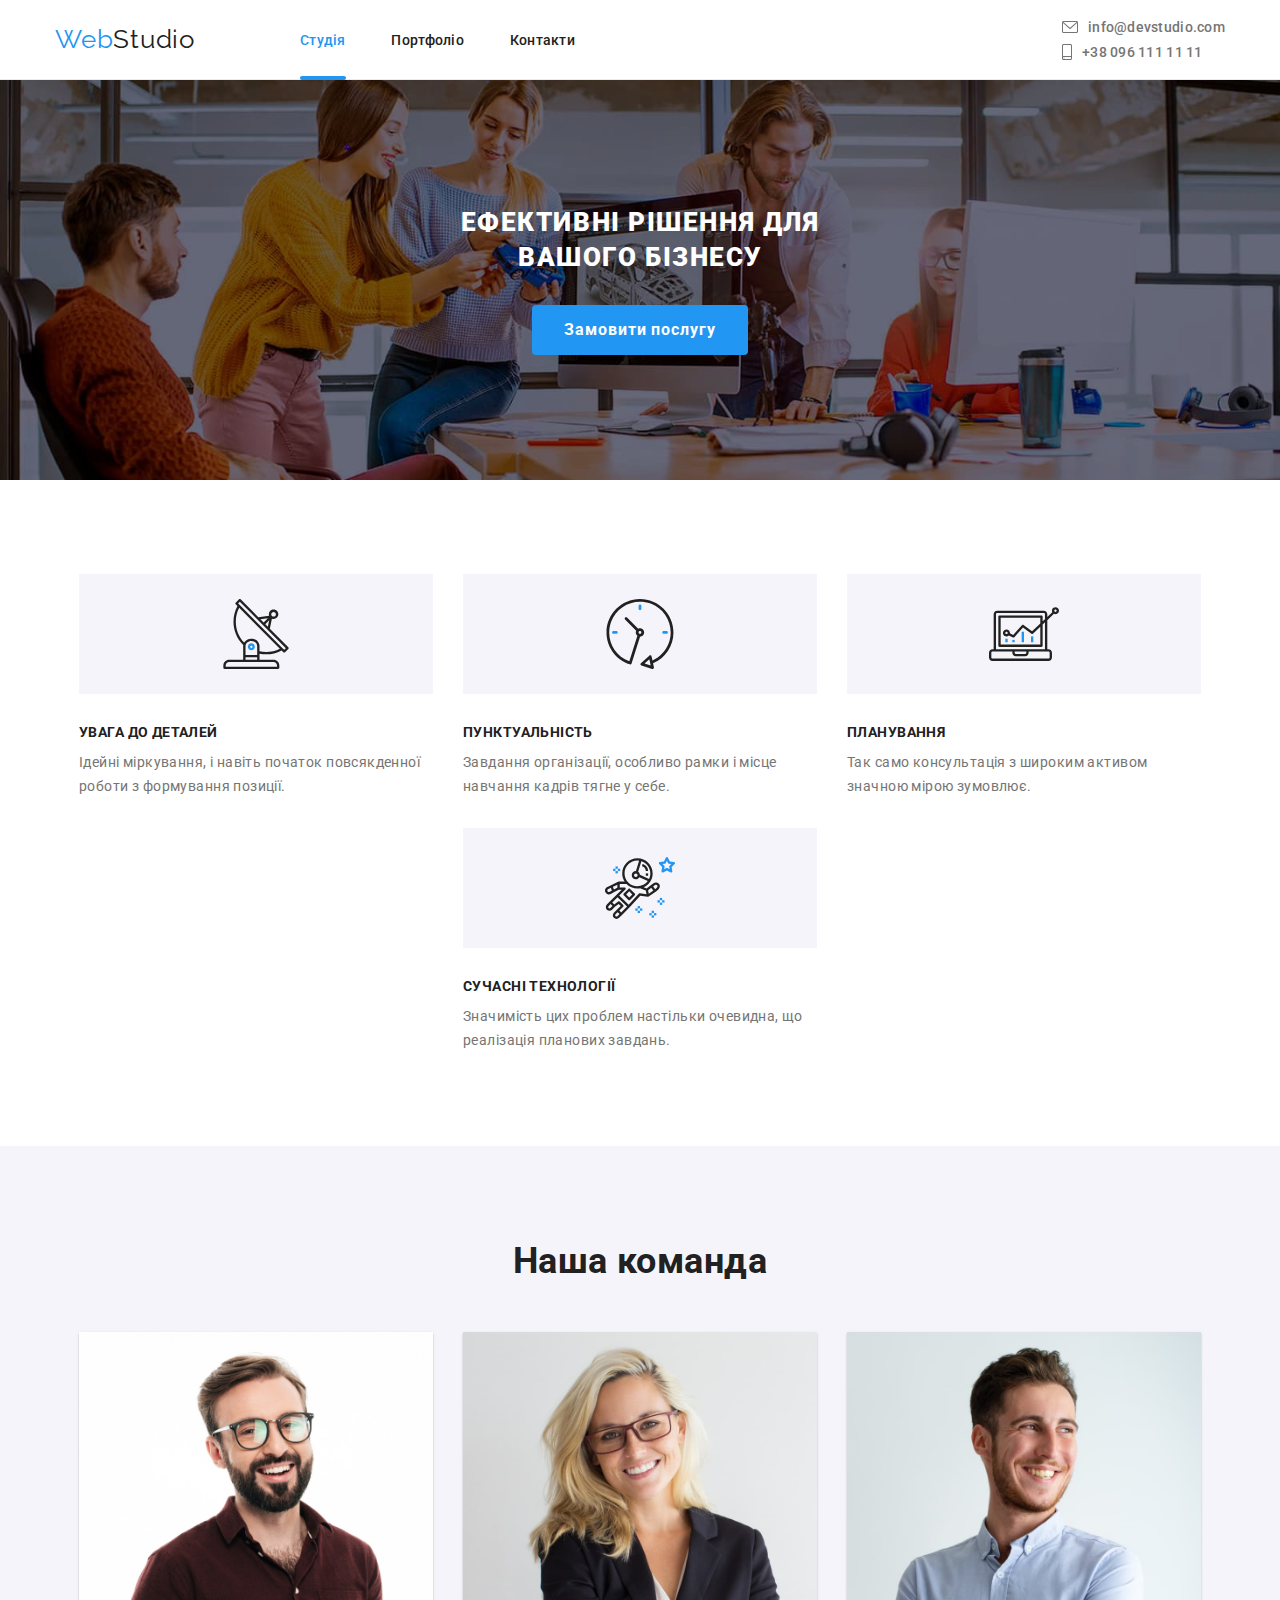
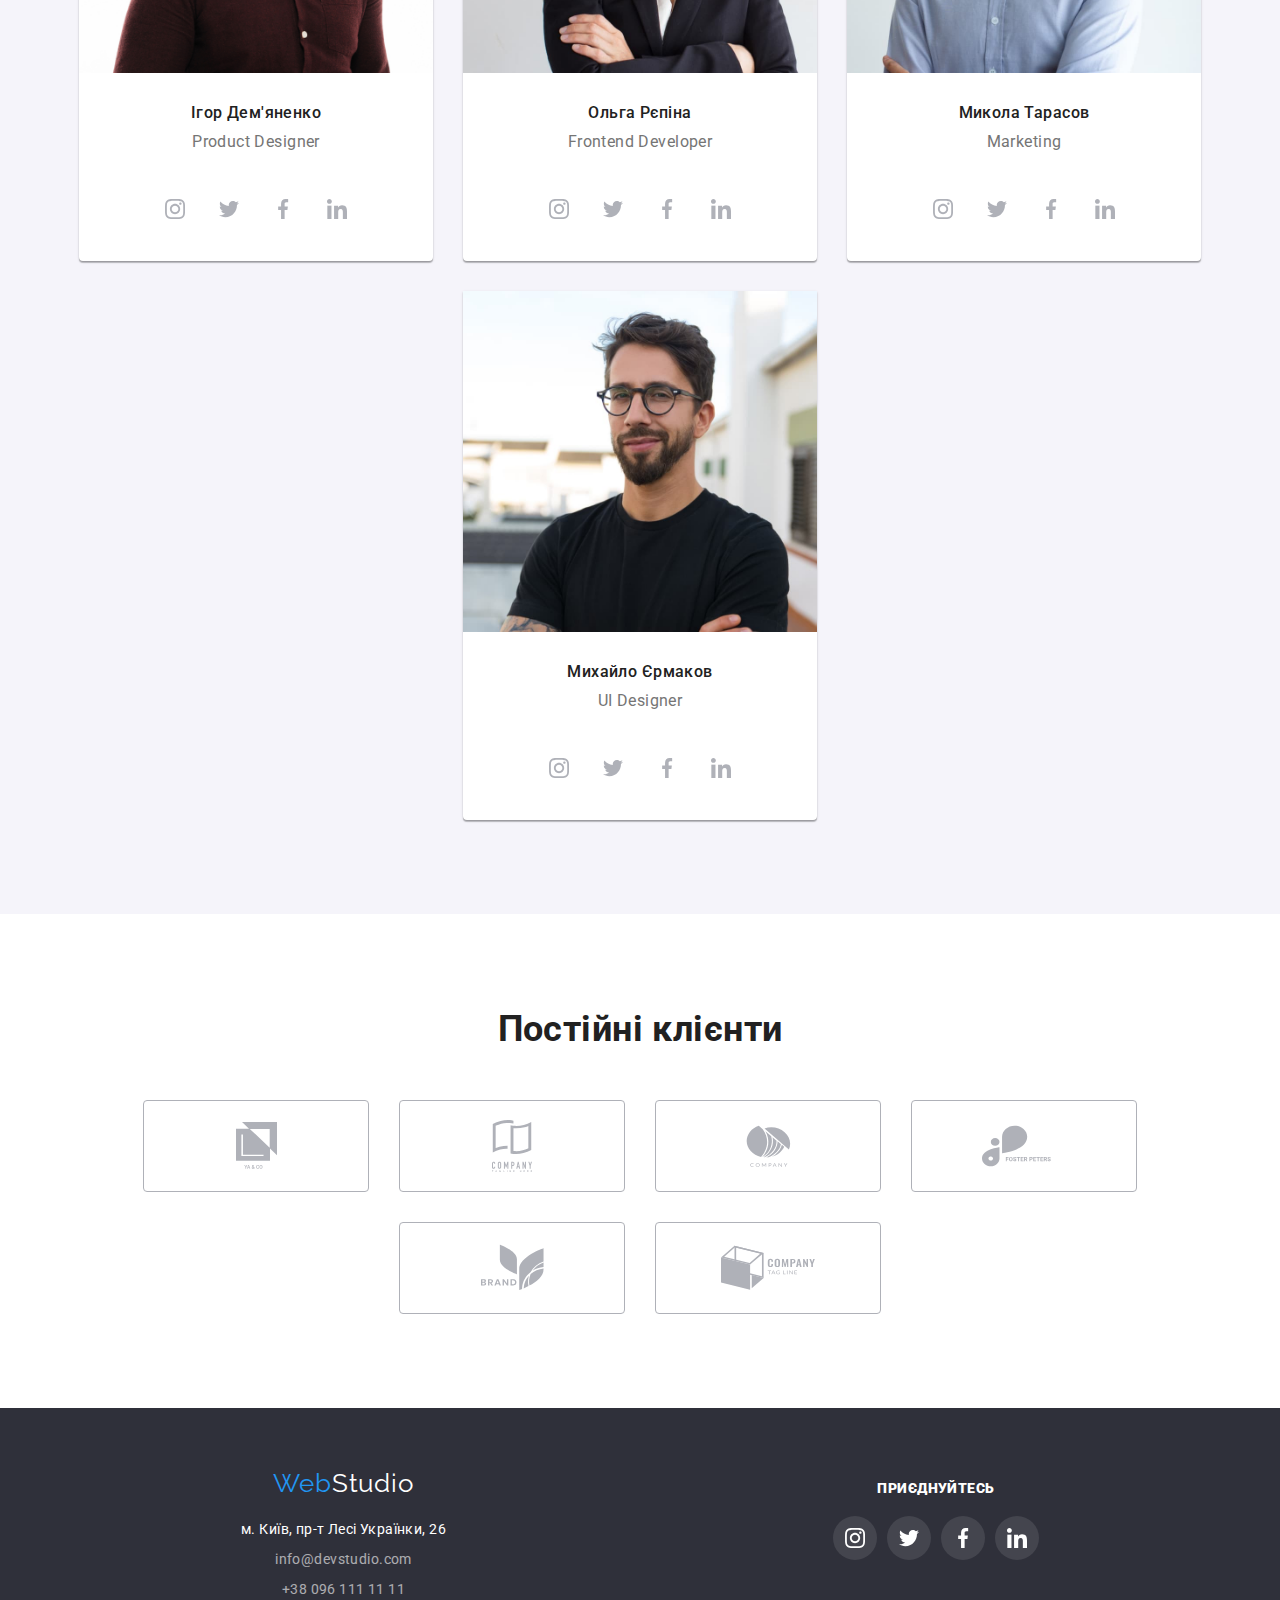
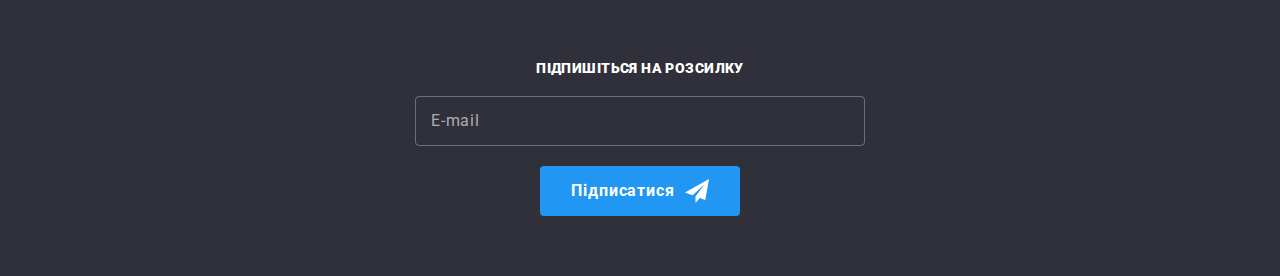
<file: index.html>
<!DOCTYPE html>
<html lang="uk">

<head>
    <meta charset="UTF-8">
    <meta http-equiv="X-UA-Compatible" content="IE=edge">
    <meta name="viewport" content="width=device-width, initial-scale=1.0, user-scalable=no">
    <title lang="en">WebStudio2</title>
    <link rel="preconnect" href="https://fonts.googleapis.com">
    <link rel="preconnect" href="https://fonts.gstatic.com" crossorigin>
    <link href="https://fonts.googleapis.com/css2?family=Raleway:wght@700&family=Roboto:wght@400;500;700;900&display=swap"
        rel="stylesheet">
    <link rel="stylesheet" href="./css/style.css">
</head>

<body>
    <div class="page">
        <header class="header">
            <div class="header__container container">
                <div class="container__logo-nav">
                    <a href="#" class="header__logo logo">
                        Web<span>Studio</span>
                    </a>
                    <nav class="header__nav nav">
                        <a class="nav__link curent" href="#">Студія</a>
                        <a class="nav__link" href="./portfolio.html">Портфоліо</a>
                        <a class="nav__link" href="#address">Контакти</a>
                    </nav>
                </div>
                <div class="header__connection">
                    <a class="connection__link" href="mailto:info@devstudio.com">
                        <svg class="connection__icon" width="16" height="12" viewBox="0 0 16 12" >
                            <path d="M14.5 0H1.50001C0.672854 0 0 0.672853 0 1.50001V10.5C0 11.3271 0.672854 12 1.50001 12H14.5C15.3271 12 16 11.3271 16 10.5V1.50001C16 0.672853 15.3271 0 14.5 0ZM14.5 0.999994C14.5679 0.999994 14.6325 1.01409 14.6916 1.0387L8 6.83838L1.30833 1.0387C1.36742 1.01412 1.43204 0.999994 1.49998 0.999994H14.5ZM14.5 11H1.50001C1.22414 11 0.999996 10.7759 0.999996 10.5V2.09521L7.67236 7.87792C7.76661 7.95944 7.8833 7.99999 8 7.99999C8.1167 7.99999 8.23339 7.95948 8.32764 7.87792L15 2.09521V10.5C15 10.7759 14.7759 11 14.5 11Z" />
                        </svg>
                        info@devstudio.com
                    </a>
                    <a class="connection__link" href="tel:+380961111111">
                        <svg class="connection__icon" width="10" height="16" viewBox="0 0 10 16" fill="none" xmlns="http://www.w3.org/2000/svg">
                            <path d="M8.5 0H1.5C0.672848 0 0 0.672848 0 1.5V14.5C0 15.3272 0.672848 16 1.5 16H8.5C9.32715 16 10 15.3272 10 14.5V1.5C10 0.672848 9.32715 0 8.5 0ZM1.5 1H8.5C8.77588 1 9 1.22412 9 1.5V12H1V1.5C1 1.22412 1.22412 1 1.5 1ZM8.5 15H1.5C1.22412 15 1 14.7759 1 14.5V13H9V14.5C9 14.7759 8.77588 15 8.5 15Z"/>
                            <path d="M2.35355 13.7389C2.54882 13.9213 2.54882 14.2169 2.35355 14.3992C2.15828 14.5816 1.84172 14.5816 1.64645 14.3992C1.45118 14.2169 1.45118 13.9213 1.64645 13.7389C1.84172 13.5566 2.15828 13.5566 2.35355 13.7389Z"/>
                        </svg>
                        +38 096 111 11 11
                    </a>
                </div>
            </div>
        </header>
        <main class="content">
            <!------- Герой ------->
            <div class="hero">
                <h1 class="hero__title">
                    Ефективні рішення для вашого бізнесу
                </h1>
                <a class="hero__button button" type="button" href="#popup">
                    Замовити послугу
                </a>
            </div>
            <!------- Контент Студія ------->
            <section class="section features">
                <div class="container section__container">
                    <h2 hidden class="title">Особливості</h2>
                    <ul class="wrapper">
                        <li class="inner features__inner">
                            <div class="features__img">
                                <img class="features__logo" src="./images/features/antenna.svg" alt="antenna" height="70px" width="70px">
                            </div>
                            <h3 class="features__subtitle">УВАГА ДО ДЕТАЛЕЙ</h3>
                            <p class="features__desc">Ідейні міркування, і навіть початок повсякденної роботи з формування позиції.</p>
                        </li>
                        <li class="inner features__inner">
                            <div class="features__img">
                                <img class="features__logo" src="./images/features/clock.svg" alt="clock" height="70px" width="70px">
                            </div>
                            <h3 class="features__subtitle">ПУНКТУАЛЬНІСТЬ</h3>
                            <p class="features__desc">Завдання організації, особливо рамки і місце навчання кадрів тягне у себе.</p>
                        </li>
                        <li class="inner features__inner">
                            <div class="features__img">
                                <img class="features__logo" src="./images/features/diagram.svg" alt="diagram" height="70px" width="70px">
                            </div>
                            <h3 class="features__subtitle">ПЛАНУВАННЯ</h3>
                            <p class="features__desc">Так само консультація з широким активом значною мірою зумовлює.</p>
                        </li>
                        <li class="inner features__inner">
                            <div class="features__img">
                                <img class="features__logo" src="./images/features/astronaut.svg" alt="astronaut" height="70px" width="70px">
                            </div>
                            <h3 class="features__subtitle">СУЧАСНІ ТЕХНОЛОГІЇ</h3>
                            <p class="features__desc">Значимість цих проблем настільки очевидна, що реалізація планових завдань.</p>
                        </li>
                    </ul>
                </div>
            </section>
            <section class="section ourwork">
                <div class="container section__container">
                    <h2 class="title ourwork__title">Чим ми займаємося</h2>
                    <ul class="wrapper ourwork__wrapper">
                        <li class="inner ourwork__inner">
                            <img src="./images/our-work/img1.jpg" alt="computer" width="370" height="294">
                            <h3 class="ourwork__subtitle">Десктопні додатки</h3>
                        </li>
                        <li class="inner ourwork__inner">
                            <img src="./images/our-work/img2.jpg" alt="mobile phones" width="370" height="294">
                            <h3 class="ourwork__subtitle">Мобільні додатки</h3>
                        </li>
                        <li class="inner ourwork__inner">
                            <img src="./images/our-work/img3.jpg" alt="tablet" width="370" height="294">
                            <h3 class="ourwork__subtitle">Дизайнерські рішення</h3>
                        </li>
                    </ul>
                </div>
            </section>
            <section class="section team section--gray">
                <div class="container section__container">
                    <h2 class="title">Наша команда</h2>
                    <ul class="wrapper">
                        <li class="team__inner inner">
                            <img class="team__photo" src="./images/our-team/igor.jpg" alt="photo man" width="270" height="260">
                            <h3 class="team__name">Ігор Дем'яненко</h3>
                            <p class="team__position" lang="en">Product Designer</p>
                            <ul class="team__social social__menu">
                                <li>
                                    <a class="social__link team__link" href="https://www.instagram.com/vival_cool/" target="_blank">
                                        <svg class="team__social-icon" width="20" height="20" viewBox="0 0 20 20" fill="none"
                                            xmlns="http://www.w3.org/2000/svg">
                                            <g clip-path="url(#clip0_1_692)">
                                                <path
                                                    d="M19.9804 5.88005C19.9336 4.81738 19.7617 4.0868 19.5156 3.45374C19.2616 2.78176 18.8709 2.18014 18.359 1.68002C17.8589 1.1721 17.2533 0.777435 16.5891 0.527447C15.9524 0.281274 15.2256 0.109427 14.163 0.0625732C13.0924 0.0117516 12.7525 0 10.0371 0C7.32173 0 6.98185 0.0117516 5.91521 0.0586052C4.85253 0.105459 4.12195 0.277459 3.48904 0.523479C2.81692 0.777435 2.2153 1.16814 1.71517 1.68002C1.20726 2.18014 0.812743 2.78573 0.562603 3.44992C0.31643 4.0868 0.144583 4.81341 0.0977294 5.87609C0.0469078 6.9467 0.0351562 7.28658 0.0351562 10.002C0.0351562 12.7173 0.0469078 13.0572 0.0937614 14.1239C0.140615 15.1865 0.312615 15.9171 0.558787 16.5502C0.812743 17.2221 1.20726 17.8238 1.71517 18.3239C2.2153 18.8318 2.82088 19.2265 3.48508 19.4765C4.12195 19.7226 4.84856 19.8945 5.91139 19.9413C6.97788 19.9883 7.31791 19.9999 10.0333 19.9999C12.7487 19.9999 13.0885 19.9883 14.1552 19.9413C15.2179 19.8945 15.9484 19.7226 16.5813 19.4765C17.9254 18.9568 18.9881 17.8941 19.5078 16.5502C19.7538 15.9133 19.9258 15.1865 19.9727 14.1239C20.0195 13.0572 20.0313 12.7173 20.0313 10.002C20.0313 7.28658 20.0273 6.9467 19.9804 5.88005ZM18.1794 14.0457C18.1364 15.0225 17.9723 15.5499 17.8356 15.9015C17.4995 16.7728 16.808 17.4643 15.9367 17.8004C15.5851 17.9372 15.0538 18.1012 14.0809 18.1441C13.026 18.1911 12.7096 18.2027 10.0411 18.2027C7.37255 18.2027 7.05221 18.1911 6.00113 18.1441C5.02438 18.1012 4.49693 17.9372 4.1453 17.8004C3.71171 17.6402 3.31704 17.3862 2.9967 17.0541C2.6646 16.7298 2.41065 16.3391 2.2504 15.9055C2.11365 15.5539 1.94959 15.0225 1.90671 14.0497C1.8597 12.9948 1.8481 12.6783 1.8481 10.0097C1.8481 7.34122 1.8597 7.02087 1.90671 5.96995C1.94959 4.99319 2.11365 4.46575 2.2504 4.11412C2.41065 3.68038 2.6646 3.28586 3.00067 2.96536C3.32483 2.63327 3.71553 2.37931 4.14927 2.21921C4.5009 2.08247 5.03231 1.9184 6.0051 1.87537C7.05999 1.82851 7.37652 1.81676 10.0449 1.81676C12.7174 1.81676 13.0337 1.82851 14.0848 1.87537C15.0616 1.9184 15.589 2.08247 15.9407 2.21921C16.3742 2.37931 16.7689 2.63327 17.0893 2.96536C17.4213 3.28967 17.6753 3.68038 17.8356 4.11412C17.9723 4.46575 18.1364 4.99701 18.1794 5.96995C18.2263 7.02484 18.238 7.34122 18.238 10.0097C18.238 12.6783 18.2263 12.9908 18.1794 14.0457Z" />
                                                <path
                                                    d="M10.0371 4.8642C7.20074 4.8642 4.89941 7.16537 4.89941 10.0019C4.89941 12.8385 7.20074 15.1396 10.0371 15.1396C12.8737 15.1396 15.1749 12.8385 15.1749 10.0019C15.1749 7.16537 12.8737 4.8642 10.0371 4.8642ZM10.0371 13.3346C8.19702 13.3346 6.70442 11.8422 6.70442 10.0019C6.70442 8.16165 8.19702 6.66921 10.0371 6.66921C11.8774 6.66921 13.3698 8.16165 13.3698 10.0019C13.3698 11.8422 11.8774 13.3346 10.0371 13.3346Z" />
                                                <path
                                                    d="M16.5775 4.6611C16.5775 5.32346 16.0404 5.86052 15.3779 5.86052C14.7155 5.86052 14.1785 5.32346 14.1785 4.6611C14.1785 3.99858 14.7155 3.46167 15.3779 3.46167C16.0404 3.46167 16.5775 3.99858 16.5775 4.6611Z" />
                                            </g>
                                            <defs>
                                                <clipPath id="clip0_1_692">
                                                    <rect width="20" height="20" fill="white" />
                                                </clipPath>
                                            </defs>
                                        </svg>
                                    </a>
                                </li>
                                <li>
                                    <a class="social__link team__link" href="https://twitter.com/" target="_blank">
                                        <svg class="team__social-icon" width="20" height="20" viewBox="0 0 20 20">
                                            <path
                                                d="M20 3.79875C19.2563 4.125 18.4637 4.34125 17.6375 4.44625C18.4875 3.93875 19.1363 3.14125 19.4412 2.18C18.6488 2.6525 17.7738 2.98625 16.8412 3.1725C16.0887 2.37125 15.0162 1.875 13.8462 1.875C11.5763 1.875 9.74875 3.7175 9.74875 5.97625C9.74875 6.30125 9.77625 6.61375 9.84375 6.91125C6.435 6.745 3.41875 5.11125 1.3925 2.6225C1.03875 3.23625 0.83125 3.93875 0.83125 4.695C0.83125 6.115 1.5625 7.37375 2.6525 8.1025C1.99375 8.09 1.3475 7.89875 0.8 7.5975C0.8 7.61 0.8 7.62625 0.8 7.6425C0.8 9.635 2.22125 11.29 4.085 11.6712C3.75125 11.7625 3.3875 11.8062 3.01 11.8062C2.7475 11.8062 2.4825 11.7913 2.23375 11.7362C2.765 13.36 4.2725 14.5538 6.065 14.5925C4.67 15.6838 2.89875 16.3412 0.98125 16.3412C0.645 16.3412 0.3225 16.3263 0 16.285C1.81625 17.4563 3.96875 18.125 6.29 18.125C13.835 18.125 17.96 11.875 17.96 6.4575C17.96 6.27625 17.9538 6.10125 17.945 5.9275C18.7588 5.35 19.4425 4.62875 20 3.79875Z" />
                                        </svg>
                                    </a>
                                </li>
                                <li>
                                    <a class="social__link team__link" href="https://facebook.com/" target="_blank">
                                        <svg class="team__social-icon" width="20" height="20" viewBox="0 0 20 20" fill="none"
                                            xmlns="http://www.w3.org/2000/svg">
                                            <g clip-path="url(#clip0_1_682)">
                                                <path
                                                    d="M13.3308 3.32083H15.1567V0.140833C14.8417 0.0975 13.7583 0 12.4967 0C9.86416 0 8.06082 1.65583 8.06082 4.69917V7.5H5.15582V11.055H8.06082V20H11.6225V11.0558H14.41L14.8525 7.50083H11.6217V5.05167C11.6225 4.02417 11.8992 3.32083 13.3308 3.32083Z" />
                                            </g>
                                            <defs>
                                                <clipPath id="clip0_1_682">
                                                    <rect width="20" height="20" fill="white" />
                                                </clipPath>
                                            </defs>
                                        </svg>
                                    </a>
                                </li>
                                <li>
                                    <a class="social__link team__link" href="https://linkedin.com/" target="_blank">
                                        <svg class="team__social-icon" width="20" height="20" viewBox="0 0 20 20" fill="none"
                                            xmlns="http://www.w3.org/2000/svg">
                                            <g clip-path="url(#clip0_1_676)">
                                                <path
                                                    d="M19.995 20V19.9992H20V12.6642C20 9.07587 19.2275 6.31171 15.0325 6.31171C13.0158 6.31171 11.6625 7.41837 11.11 8.46754H11.0517V6.64671H7.07416V19.9992H11.2158V13.3875C11.2158 11.6467 11.5458 9.96337 13.7017 9.96337C15.8258 9.96337 15.8575 11.95 15.8575 13.4992V20H19.995Z" />
                                                <path d="M0.330017 6.64746H4.47668V20H0.330017V6.64746Z" />
                                                <path
                                                    d="M2.40167 0C1.07583 0 0 1.07583 0 2.40167C0 3.7275 1.07583 4.82583 2.40167 4.82583C3.7275 4.82583 4.80333 3.7275 4.80333 2.40167C4.8025 1.07583 3.72667 0 2.40167 0V0Z" />
                                            </g>
                                        </svg>
                                    </a>
                                </li>
                            </ul>
                        </li>
                        <li class="team__inner inner">
                            <img class="team__photo" src="./images/our-team/olga.jpg" alt="photo women" width="270" height="260">
                            <h3 class="team__name">Ольга Рєпіна</h3>
                            <p class="team__position" lang="en">Frontend Developer</p>
                             <ul class="team__social social__menu">
                                <li>
                                    <a class="social__link team__link" href="https://www.instagram.com/vival_cool/" target="_blank">
                                        <svg class="team__social-icon" width="20" height="20" viewBox="0 0 20 20" fill="none"
                                            xmlns="http://www.w3.org/2000/svg">
                                            <g clip-path="url(#clip0_1_692)">
                                                <path
                                                    d="M19.9804 5.88005C19.9336 4.81738 19.7617 4.0868 19.5156 3.45374C19.2616 2.78176 18.8709 2.18014 18.359 1.68002C17.8589 1.1721 17.2533 0.777435 16.5891 0.527447C15.9524 0.281274 15.2256 0.109427 14.163 0.0625732C13.0924 0.0117516 12.7525 0 10.0371 0C7.32173 0 6.98185 0.0117516 5.91521 0.0586052C4.85253 0.105459 4.12195 0.277459 3.48904 0.523479C2.81692 0.777435 2.2153 1.16814 1.71517 1.68002C1.20726 2.18014 0.812743 2.78573 0.562603 3.44992C0.31643 4.0868 0.144583 4.81341 0.0977294 5.87609C0.0469078 6.9467 0.0351562 7.28658 0.0351562 10.002C0.0351562 12.7173 0.0469078 13.0572 0.0937614 14.1239C0.140615 15.1865 0.312615 15.9171 0.558787 16.5502C0.812743 17.2221 1.20726 17.8238 1.71517 18.3239C2.2153 18.8318 2.82088 19.2265 3.48508 19.4765C4.12195 19.7226 4.84856 19.8945 5.91139 19.9413C6.97788 19.9883 7.31791 19.9999 10.0333 19.9999C12.7487 19.9999 13.0885 19.9883 14.1552 19.9413C15.2179 19.8945 15.9484 19.7226 16.5813 19.4765C17.9254 18.9568 18.9881 17.8941 19.5078 16.5502C19.7538 15.9133 19.9258 15.1865 19.9727 14.1239C20.0195 13.0572 20.0313 12.7173 20.0313 10.002C20.0313 7.28658 20.0273 6.9467 19.9804 5.88005ZM18.1794 14.0457C18.1364 15.0225 17.9723 15.5499 17.8356 15.9015C17.4995 16.7728 16.808 17.4643 15.9367 17.8004C15.5851 17.9372 15.0538 18.1012 14.0809 18.1441C13.026 18.1911 12.7096 18.2027 10.0411 18.2027C7.37255 18.2027 7.05221 18.1911 6.00113 18.1441C5.02438 18.1012 4.49693 17.9372 4.1453 17.8004C3.71171 17.6402 3.31704 17.3862 2.9967 17.0541C2.6646 16.7298 2.41065 16.3391 2.2504 15.9055C2.11365 15.5539 1.94959 15.0225 1.90671 14.0497C1.8597 12.9948 1.8481 12.6783 1.8481 10.0097C1.8481 7.34122 1.8597 7.02087 1.90671 5.96995C1.94959 4.99319 2.11365 4.46575 2.2504 4.11412C2.41065 3.68038 2.6646 3.28586 3.00067 2.96536C3.32483 2.63327 3.71553 2.37931 4.14927 2.21921C4.5009 2.08247 5.03231 1.9184 6.0051 1.87537C7.05999 1.82851 7.37652 1.81676 10.0449 1.81676C12.7174 1.81676 13.0337 1.82851 14.0848 1.87537C15.0616 1.9184 15.589 2.08247 15.9407 2.21921C16.3742 2.37931 16.7689 2.63327 17.0893 2.96536C17.4213 3.28967 17.6753 3.68038 17.8356 4.11412C17.9723 4.46575 18.1364 4.99701 18.1794 5.96995C18.2263 7.02484 18.238 7.34122 18.238 10.0097C18.238 12.6783 18.2263 12.9908 18.1794 14.0457Z" />
                                                <path
                                                    d="M10.0371 4.8642C7.20074 4.8642 4.89941 7.16537 4.89941 10.0019C4.89941 12.8385 7.20074 15.1396 10.0371 15.1396C12.8737 15.1396 15.1749 12.8385 15.1749 10.0019C15.1749 7.16537 12.8737 4.8642 10.0371 4.8642ZM10.0371 13.3346C8.19702 13.3346 6.70442 11.8422 6.70442 10.0019C6.70442 8.16165 8.19702 6.66921 10.0371 6.66921C11.8774 6.66921 13.3698 8.16165 13.3698 10.0019C13.3698 11.8422 11.8774 13.3346 10.0371 13.3346Z" />
                                                <path
                                                    d="M16.5775 4.6611C16.5775 5.32346 16.0404 5.86052 15.3779 5.86052C14.7155 5.86052 14.1785 5.32346 14.1785 4.6611C14.1785 3.99858 14.7155 3.46167 15.3779 3.46167C16.0404 3.46167 16.5775 3.99858 16.5775 4.6611Z" />
                                            </g>
                                            <defs>
                                                <clipPath id="clip0_1_692">
                                                    <rect width="20" height="20" fill="white" />
                                                </clipPath>
                                            </defs>
                                        </svg>
                                    </a>
                                </li>
                                <li>
                                    <a class="social__link team__link" href="https://twitter.com/" target="_blank">
                                        <svg class="team__social-icon" width="20" height="20" viewBox="0 0 20 20">
                                            <path
                                                d="M20 3.79875C19.2563 4.125 18.4637 4.34125 17.6375 4.44625C18.4875 3.93875 19.1363 3.14125 19.4412 2.18C18.6488 2.6525 17.7738 2.98625 16.8412 3.1725C16.0887 2.37125 15.0162 1.875 13.8462 1.875C11.5763 1.875 9.74875 3.7175 9.74875 5.97625C9.74875 6.30125 9.77625 6.61375 9.84375 6.91125C6.435 6.745 3.41875 5.11125 1.3925 2.6225C1.03875 3.23625 0.83125 3.93875 0.83125 4.695C0.83125 6.115 1.5625 7.37375 2.6525 8.1025C1.99375 8.09 1.3475 7.89875 0.8 7.5975C0.8 7.61 0.8 7.62625 0.8 7.6425C0.8 9.635 2.22125 11.29 4.085 11.6712C3.75125 11.7625 3.3875 11.8062 3.01 11.8062C2.7475 11.8062 2.4825 11.7913 2.23375 11.7362C2.765 13.36 4.2725 14.5538 6.065 14.5925C4.67 15.6838 2.89875 16.3412 0.98125 16.3412C0.645 16.3412 0.3225 16.3263 0 16.285C1.81625 17.4563 3.96875 18.125 6.29 18.125C13.835 18.125 17.96 11.875 17.96 6.4575C17.96 6.27625 17.9538 6.10125 17.945 5.9275C18.7588 5.35 19.4425 4.62875 20 3.79875Z" />
                                        </svg>
                                    </a>
                                </li>
                                <li>
                                    <a class="social__link team__link" href="https://facebook.com/" target="_blank">
                                        <svg class="team__social-icon" width="20" height="20" viewBox="0 0 20 20" fill="none"
                                            xmlns="http://www.w3.org/2000/svg">
                                            <g clip-path="url(#clip0_1_682)">
                                                <path
                                                    d="M13.3308 3.32083H15.1567V0.140833C14.8417 0.0975 13.7583 0 12.4967 0C9.86416 0 8.06082 1.65583 8.06082 4.69917V7.5H5.15582V11.055H8.06082V20H11.6225V11.0558H14.41L14.8525 7.50083H11.6217V5.05167C11.6225 4.02417 11.8992 3.32083 13.3308 3.32083Z" />
                                            </g>
                                            <defs>
                                                <clipPath id="clip0_1_682">
                                                    <rect width="20" height="20" fill="white" />
                                                </clipPath>
                                            </defs>
                                        </svg>
                                    </a>
                                </li>
                                <li>
                                    <a class="social__link team__link" href="https://linkedin.com/" target="_blank">
                                        <svg class="team__social-icon" width="20" height="20" viewBox="0 0 20 20" fill="none"
                                            xmlns="http://www.w3.org/2000/svg">
                                            <g clip-path="url(#clip0_1_676)">
                                                <path
                                                    d="M19.995 20V19.9992H20V12.6642C20 9.07587 19.2275 6.31171 15.0325 6.31171C13.0158 6.31171 11.6625 7.41837 11.11 8.46754H11.0517V6.64671H7.07416V19.9992H11.2158V13.3875C11.2158 11.6467 11.5458 9.96337 13.7017 9.96337C15.8258 9.96337 15.8575 11.95 15.8575 13.4992V20H19.995Z" />
                                                <path d="M0.330017 6.64746H4.47668V20H0.330017V6.64746Z" />
                                                <path
                                                    d="M2.40167 0C1.07583 0 0 1.07583 0 2.40167C0 3.7275 1.07583 4.82583 2.40167 4.82583C3.7275 4.82583 4.80333 3.7275 4.80333 2.40167C4.8025 1.07583 3.72667 0 2.40167 0V0Z" />
                                            </g>
                                        </svg>
                                    </a>
                                </li>
                            </ul>
                        </li>
                        <li class="team__inner inner">
                            <img class="team__photo" src="./images/our-team/mikola.jpg" alt="photo man" width="270" height="260">
                            <h3 class="team__name">Микола Тарасов</h3>
                            <p class="team__position" lang="en">Marketing</p>
                             <ul class="team__social social__menu">
                                <li>
                                    <a class="social__link team__link" href="https://www.instagram.com/vival_cool/" target="_blank">
                                        <svg class="team__social-icon" width="20" height="20" viewBox="0 0 20 20" fill="none"
                                            xmlns="http://www.w3.org/2000/svg">
                                            <g clip-path="url(#clip0_1_692)">
                                                <path
                                                    d="M19.9804 5.88005C19.9336 4.81738 19.7617 4.0868 19.5156 3.45374C19.2616 2.78176 18.8709 2.18014 18.359 1.68002C17.8589 1.1721 17.2533 0.777435 16.5891 0.527447C15.9524 0.281274 15.2256 0.109427 14.163 0.0625732C13.0924 0.0117516 12.7525 0 10.0371 0C7.32173 0 6.98185 0.0117516 5.91521 0.0586052C4.85253 0.105459 4.12195 0.277459 3.48904 0.523479C2.81692 0.777435 2.2153 1.16814 1.71517 1.68002C1.20726 2.18014 0.812743 2.78573 0.562603 3.44992C0.31643 4.0868 0.144583 4.81341 0.0977294 5.87609C0.0469078 6.9467 0.0351562 7.28658 0.0351562 10.002C0.0351562 12.7173 0.0469078 13.0572 0.0937614 14.1239C0.140615 15.1865 0.312615 15.9171 0.558787 16.5502C0.812743 17.2221 1.20726 17.8238 1.71517 18.3239C2.2153 18.8318 2.82088 19.2265 3.48508 19.4765C4.12195 19.7226 4.84856 19.8945 5.91139 19.9413C6.97788 19.9883 7.31791 19.9999 10.0333 19.9999C12.7487 19.9999 13.0885 19.9883 14.1552 19.9413C15.2179 19.8945 15.9484 19.7226 16.5813 19.4765C17.9254 18.9568 18.9881 17.8941 19.5078 16.5502C19.7538 15.9133 19.9258 15.1865 19.9727 14.1239C20.0195 13.0572 20.0313 12.7173 20.0313 10.002C20.0313 7.28658 20.0273 6.9467 19.9804 5.88005ZM18.1794 14.0457C18.1364 15.0225 17.9723 15.5499 17.8356 15.9015C17.4995 16.7728 16.808 17.4643 15.9367 17.8004C15.5851 17.9372 15.0538 18.1012 14.0809 18.1441C13.026 18.1911 12.7096 18.2027 10.0411 18.2027C7.37255 18.2027 7.05221 18.1911 6.00113 18.1441C5.02438 18.1012 4.49693 17.9372 4.1453 17.8004C3.71171 17.6402 3.31704 17.3862 2.9967 17.0541C2.6646 16.7298 2.41065 16.3391 2.2504 15.9055C2.11365 15.5539 1.94959 15.0225 1.90671 14.0497C1.8597 12.9948 1.8481 12.6783 1.8481 10.0097C1.8481 7.34122 1.8597 7.02087 1.90671 5.96995C1.94959 4.99319 2.11365 4.46575 2.2504 4.11412C2.41065 3.68038 2.6646 3.28586 3.00067 2.96536C3.32483 2.63327 3.71553 2.37931 4.14927 2.21921C4.5009 2.08247 5.03231 1.9184 6.0051 1.87537C7.05999 1.82851 7.37652 1.81676 10.0449 1.81676C12.7174 1.81676 13.0337 1.82851 14.0848 1.87537C15.0616 1.9184 15.589 2.08247 15.9407 2.21921C16.3742 2.37931 16.7689 2.63327 17.0893 2.96536C17.4213 3.28967 17.6753 3.68038 17.8356 4.11412C17.9723 4.46575 18.1364 4.99701 18.1794 5.96995C18.2263 7.02484 18.238 7.34122 18.238 10.0097C18.238 12.6783 18.2263 12.9908 18.1794 14.0457Z" />
                                                <path
                                                    d="M10.0371 4.8642C7.20074 4.8642 4.89941 7.16537 4.89941 10.0019C4.89941 12.8385 7.20074 15.1396 10.0371 15.1396C12.8737 15.1396 15.1749 12.8385 15.1749 10.0019C15.1749 7.16537 12.8737 4.8642 10.0371 4.8642ZM10.0371 13.3346C8.19702 13.3346 6.70442 11.8422 6.70442 10.0019C6.70442 8.16165 8.19702 6.66921 10.0371 6.66921C11.8774 6.66921 13.3698 8.16165 13.3698 10.0019C13.3698 11.8422 11.8774 13.3346 10.0371 13.3346Z" />
                                                <path
                                                    d="M16.5775 4.6611C16.5775 5.32346 16.0404 5.86052 15.3779 5.86052C14.7155 5.86052 14.1785 5.32346 14.1785 4.6611C14.1785 3.99858 14.7155 3.46167 15.3779 3.46167C16.0404 3.46167 16.5775 3.99858 16.5775 4.6611Z" />
                                            </g>
                                            <defs>
                                                <clipPath id="clip0_1_692">
                                                    <rect width="20" height="20" fill="white" />
                                                </clipPath>
                                            </defs>
                                        </svg>
                                    </a>
                                </li>
                                <li>
                                    <a class="social__link team__link" href="https://twitter.com/" target="_blank">
                                        <svg class="team__social-icon" width="20" height="20" viewBox="0 0 20 20">
                                            <path
                                                d="M20 3.79875C19.2563 4.125 18.4637 4.34125 17.6375 4.44625C18.4875 3.93875 19.1363 3.14125 19.4412 2.18C18.6488 2.6525 17.7738 2.98625 16.8412 3.1725C16.0887 2.37125 15.0162 1.875 13.8462 1.875C11.5763 1.875 9.74875 3.7175 9.74875 5.97625C9.74875 6.30125 9.77625 6.61375 9.84375 6.91125C6.435 6.745 3.41875 5.11125 1.3925 2.6225C1.03875 3.23625 0.83125 3.93875 0.83125 4.695C0.83125 6.115 1.5625 7.37375 2.6525 8.1025C1.99375 8.09 1.3475 7.89875 0.8 7.5975C0.8 7.61 0.8 7.62625 0.8 7.6425C0.8 9.635 2.22125 11.29 4.085 11.6712C3.75125 11.7625 3.3875 11.8062 3.01 11.8062C2.7475 11.8062 2.4825 11.7913 2.23375 11.7362C2.765 13.36 4.2725 14.5538 6.065 14.5925C4.67 15.6838 2.89875 16.3412 0.98125 16.3412C0.645 16.3412 0.3225 16.3263 0 16.285C1.81625 17.4563 3.96875 18.125 6.29 18.125C13.835 18.125 17.96 11.875 17.96 6.4575C17.96 6.27625 17.9538 6.10125 17.945 5.9275C18.7588 5.35 19.4425 4.62875 20 3.79875Z" />
                                        </svg>
                                    </a>
                                </li>
                                <li>
                                    <a class="social__link team__link" href="https://facebook.com/" target="_blank">
                                        <svg class="team__social-icon" width="20" height="20" viewBox="0 0 20 20" fill="none"
                                            xmlns="http://www.w3.org/2000/svg">
                                            <g clip-path="url(#clip0_1_682)">
                                                <path
                                                    d="M13.3308 3.32083H15.1567V0.140833C14.8417 0.0975 13.7583 0 12.4967 0C9.86416 0 8.06082 1.65583 8.06082 4.69917V7.5H5.15582V11.055H8.06082V20H11.6225V11.0558H14.41L14.8525 7.50083H11.6217V5.05167C11.6225 4.02417 11.8992 3.32083 13.3308 3.32083Z" />
                                            </g>
                                            <defs>
                                                <clipPath id="clip0_1_682">
                                                    <rect width="20" height="20" fill="white" />
                                                </clipPath>
                                            </defs>
                                        </svg>
                                    </a>
                                </li>
                                <li>
                                    <a class="social__link team__link" href="https://linkedin.com/" target="_blank">
                                        <svg class="team__social-icon" width="20" height="20" viewBox="0 0 20 20" fill="none"
                                            xmlns="http://www.w3.org/2000/svg">
                                            <g clip-path="url(#clip0_1_676)">
                                                <path
                                                    d="M19.995 20V19.9992H20V12.6642C20 9.07587 19.2275 6.31171 15.0325 6.31171C13.0158 6.31171 11.6625 7.41837 11.11 8.46754H11.0517V6.64671H7.07416V19.9992H11.2158V13.3875C11.2158 11.6467 11.5458 9.96337 13.7017 9.96337C15.8258 9.96337 15.8575 11.95 15.8575 13.4992V20H19.995Z" />
                                                <path d="M0.330017 6.64746H4.47668V20H0.330017V6.64746Z" />
                                                <path
                                                    d="M2.40167 0C1.07583 0 0 1.07583 0 2.40167C0 3.7275 1.07583 4.82583 2.40167 4.82583C3.7275 4.82583 4.80333 3.7275 4.80333 2.40167C4.8025 1.07583 3.72667 0 2.40167 0V0Z" />
                                            </g>
                                        </svg>
                                    </a>
                                </li>
                            </ul>
                        </li>
                        <li class="team__inner inner">
                            <img class="team__photo" class="team__photo" src="./images/our-team/mihail.jpg" alt="photo man" width="270" height="260">
                            <h3 class="team__name">Михайло Єрмаков</h3>
                            <p class="team__position" lang="en">UI Designer</p>
                             <ul class="team__social social__menu">
                                <li>
                                    <a class="social__link team__link" href="https://www.instagram.com/vival_cool/" target="_blank">
                                        <svg class="team__social-icon" width="20" height="20" viewBox="0 0 20 20" fill="none"
                                            xmlns="http://www.w3.org/2000/svg">
                                            <g clip-path="url(#clip0_1_692)">
                                                <path
                                                    d="M19.9804 5.88005C19.9336 4.81738 19.7617 4.0868 19.5156 3.45374C19.2616 2.78176 18.8709 2.18014 18.359 1.68002C17.8589 1.1721 17.2533 0.777435 16.5891 0.527447C15.9524 0.281274 15.2256 0.109427 14.163 0.0625732C13.0924 0.0117516 12.7525 0 10.0371 0C7.32173 0 6.98185 0.0117516 5.91521 0.0586052C4.85253 0.105459 4.12195 0.277459 3.48904 0.523479C2.81692 0.777435 2.2153 1.16814 1.71517 1.68002C1.20726 2.18014 0.812743 2.78573 0.562603 3.44992C0.31643 4.0868 0.144583 4.81341 0.0977294 5.87609C0.0469078 6.9467 0.0351562 7.28658 0.0351562 10.002C0.0351562 12.7173 0.0469078 13.0572 0.0937614 14.1239C0.140615 15.1865 0.312615 15.9171 0.558787 16.5502C0.812743 17.2221 1.20726 17.8238 1.71517 18.3239C2.2153 18.8318 2.82088 19.2265 3.48508 19.4765C4.12195 19.7226 4.84856 19.8945 5.91139 19.9413C6.97788 19.9883 7.31791 19.9999 10.0333 19.9999C12.7487 19.9999 13.0885 19.9883 14.1552 19.9413C15.2179 19.8945 15.9484 19.7226 16.5813 19.4765C17.9254 18.9568 18.9881 17.8941 19.5078 16.5502C19.7538 15.9133 19.9258 15.1865 19.9727 14.1239C20.0195 13.0572 20.0313 12.7173 20.0313 10.002C20.0313 7.28658 20.0273 6.9467 19.9804 5.88005ZM18.1794 14.0457C18.1364 15.0225 17.9723 15.5499 17.8356 15.9015C17.4995 16.7728 16.808 17.4643 15.9367 17.8004C15.5851 17.9372 15.0538 18.1012 14.0809 18.1441C13.026 18.1911 12.7096 18.2027 10.0411 18.2027C7.37255 18.2027 7.05221 18.1911 6.00113 18.1441C5.02438 18.1012 4.49693 17.9372 4.1453 17.8004C3.71171 17.6402 3.31704 17.3862 2.9967 17.0541C2.6646 16.7298 2.41065 16.3391 2.2504 15.9055C2.11365 15.5539 1.94959 15.0225 1.90671 14.0497C1.8597 12.9948 1.8481 12.6783 1.8481 10.0097C1.8481 7.34122 1.8597 7.02087 1.90671 5.96995C1.94959 4.99319 2.11365 4.46575 2.2504 4.11412C2.41065 3.68038 2.6646 3.28586 3.00067 2.96536C3.32483 2.63327 3.71553 2.37931 4.14927 2.21921C4.5009 2.08247 5.03231 1.9184 6.0051 1.87537C7.05999 1.82851 7.37652 1.81676 10.0449 1.81676C12.7174 1.81676 13.0337 1.82851 14.0848 1.87537C15.0616 1.9184 15.589 2.08247 15.9407 2.21921C16.3742 2.37931 16.7689 2.63327 17.0893 2.96536C17.4213 3.28967 17.6753 3.68038 17.8356 4.11412C17.9723 4.46575 18.1364 4.99701 18.1794 5.96995C18.2263 7.02484 18.238 7.34122 18.238 10.0097C18.238 12.6783 18.2263 12.9908 18.1794 14.0457Z" />
                                                <path
                                                    d="M10.0371 4.8642C7.20074 4.8642 4.89941 7.16537 4.89941 10.0019C4.89941 12.8385 7.20074 15.1396 10.0371 15.1396C12.8737 15.1396 15.1749 12.8385 15.1749 10.0019C15.1749 7.16537 12.8737 4.8642 10.0371 4.8642ZM10.0371 13.3346C8.19702 13.3346 6.70442 11.8422 6.70442 10.0019C6.70442 8.16165 8.19702 6.66921 10.0371 6.66921C11.8774 6.66921 13.3698 8.16165 13.3698 10.0019C13.3698 11.8422 11.8774 13.3346 10.0371 13.3346Z" />
                                                <path
                                                    d="M16.5775 4.6611C16.5775 5.32346 16.0404 5.86052 15.3779 5.86052C14.7155 5.86052 14.1785 5.32346 14.1785 4.6611C14.1785 3.99858 14.7155 3.46167 15.3779 3.46167C16.0404 3.46167 16.5775 3.99858 16.5775 4.6611Z" />
                                            </g>
                                            <defs>
                                                <clipPath id="clip0_1_692">
                                                    <rect width="20" height="20" fill="white" />
                                                </clipPath>
                                            </defs>
                                        </svg>
                                    </a>
                                </li>
                                <li>
                                    <a class="social__link team__link" href="https://twitter.com/" target="_blank">
                                        <svg class="team__social-icon" width="20" height="20" viewBox="0 0 20 20">
                                            <path
                                                d="M20 3.79875C19.2563 4.125 18.4637 4.34125 17.6375 4.44625C18.4875 3.93875 19.1363 3.14125 19.4412 2.18C18.6488 2.6525 17.7738 2.98625 16.8412 3.1725C16.0887 2.37125 15.0162 1.875 13.8462 1.875C11.5763 1.875 9.74875 3.7175 9.74875 5.97625C9.74875 6.30125 9.77625 6.61375 9.84375 6.91125C6.435 6.745 3.41875 5.11125 1.3925 2.6225C1.03875 3.23625 0.83125 3.93875 0.83125 4.695C0.83125 6.115 1.5625 7.37375 2.6525 8.1025C1.99375 8.09 1.3475 7.89875 0.8 7.5975C0.8 7.61 0.8 7.62625 0.8 7.6425C0.8 9.635 2.22125 11.29 4.085 11.6712C3.75125 11.7625 3.3875 11.8062 3.01 11.8062C2.7475 11.8062 2.4825 11.7913 2.23375 11.7362C2.765 13.36 4.2725 14.5538 6.065 14.5925C4.67 15.6838 2.89875 16.3412 0.98125 16.3412C0.645 16.3412 0.3225 16.3263 0 16.285C1.81625 17.4563 3.96875 18.125 6.29 18.125C13.835 18.125 17.96 11.875 17.96 6.4575C17.96 6.27625 17.9538 6.10125 17.945 5.9275C18.7588 5.35 19.4425 4.62875 20 3.79875Z" />
                                        </svg>
                                    </a>
                                </li>
                                <li>
                                    <a class="social__link team__link" href="https://facebook.com/" target="_blank">
                                        <svg class="team__social-icon" width="20" height="20" viewBox="0 0 20 20" fill="none"
                                            xmlns="http://www.w3.org/2000/svg">
                                            <g clip-path="url(#clip0_1_682)">
                                                <path
                                                    d="M13.3308 3.32083H15.1567V0.140833C14.8417 0.0975 13.7583 0 12.4967 0C9.86416 0 8.06082 1.65583 8.06082 4.69917V7.5H5.15582V11.055H8.06082V20H11.6225V11.0558H14.41L14.8525 7.50083H11.6217V5.05167C11.6225 4.02417 11.8992 3.32083 13.3308 3.32083Z" />
                                            </g>
                                            <defs>
                                                <clipPath id="clip0_1_682">
                                                    <rect width="20" height="20" fill="white" />
                                                </clipPath>
                                            </defs>
                                        </svg>
                                    </a>
                                </li>
                                <li>
                                    <a class="social__link team__link" href="https://linkedin.com/" target="_blank">
                                        <svg class="team__social-icon" width="20" height="20" viewBox="0 0 20 20" fill="none"
                                            xmlns="http://www.w3.org/2000/svg">
                                            <g clip-path="url(#clip0_1_676)">
                                                <path
                                                    d="M19.995 20V19.9992H20V12.6642C20 9.07587 19.2275 6.31171 15.0325 6.31171C13.0158 6.31171 11.6625 7.41837 11.11 8.46754H11.0517V6.64671H7.07416V19.9992H11.2158V13.3875C11.2158 11.6467 11.5458 9.96337 13.7017 9.96337C15.8258 9.96337 15.8575 11.95 15.8575 13.4992V20H19.995Z" />
                                                <path d="M0.330017 6.64746H4.47668V20H0.330017V6.64746Z" />
                                                <path
                                                    d="M2.40167 0C1.07583 0 0 1.07583 0 2.40167C0 3.7275 1.07583 4.82583 2.40167 4.82583C3.7275 4.82583 4.80333 3.7275 4.80333 2.40167C4.8025 1.07583 3.72667 0 2.40167 0V0Z" />
                                            </g>
                                        </svg>
                                    </a>
                                </li>
                            </ul>
                        </li>
                    </ul>
                </div>
            </section>
            <section class="section clients">
                <div class="container section__container">
                    <h2 class="title">Постійні клієнти</h2>
                    <ul class="wrapper">
                        <li class="inner">
                            <a class="clients__inner" href="#">
                                <svg class="clients__logo" width="41" height="47" viewBox="0 0 41 47" fill="none" xmlns="http://www.w3.org/2000/svg">
                                    <path fill-rule="evenodd" clip-rule="evenodd"
                                        d="M6 0L13.0078 6.63413L0 6.62646V38.8137H34V26.507L41 33.1338V0H6ZM33.6924 25.7283L13.8226 6.91796H33.6924V25.7283ZM27.5231 34.1055H5.38008V12.4579H6.9453V32.6397H27.5231V34.1055ZM10.6089 43.0991L9.79102 44.7837L8.97314 43.0991H8.28711L9.48096 45.3452V46.6538H10.1011V45.3452L11.2925 43.0991H10.6089ZM11.6367 46.6538L11.9248 45.8262H13.3018L13.5923 46.6538H14.2368L12.8916 43.0991H12.3374L10.9946 46.6538H11.6367ZM12.6133 43.8535L13.1284 45.3281H12.0981L12.6133 43.8535ZM15.8701 45.2427C15.7806 45.3794 15.7358 45.5299 15.7358 45.6943C15.7358 45.9938 15.8408 46.2371 16.0508 46.4243C16.2624 46.6099 16.5439 46.7026 16.8955 46.7026C17.2471 46.7026 17.5498 46.6074 17.8037 46.417L18.0039 46.6538H18.6924L18.1699 46.0361C18.375 45.7562 18.4775 45.3973 18.4775 44.9595H17.9624C17.9624 45.1987 17.9128 45.416 17.8135 45.6113L17.1274 44.8008L17.3691 44.625C17.54 44.5013 17.6629 44.3776 17.7378 44.2539C17.8127 44.1286 17.8501 43.9919 17.8501 43.8438C17.8501 43.6191 17.7671 43.4312 17.6011 43.2798C17.4367 43.1268 17.2251 43.0503 16.9663 43.0503C16.6798 43.0503 16.452 43.1317 16.2827 43.2944C16.1134 43.4556 16.0288 43.6753 16.0288 43.9536C16.0288 44.0675 16.0557 44.1855 16.1094 44.3076C16.1647 44.4297 16.2616 44.5778 16.3999 44.752C16.1362 44.9408 15.9596 45.1043 15.8701 45.2427ZM17.4741 46.0288C17.3 46.1623 17.1128 46.229 16.9126 46.229C16.7352 46.229 16.5936 46.1777 16.4878 46.0752C16.382 45.9727 16.3291 45.8392 16.3291 45.6748C16.3291 45.4844 16.4268 45.3151 16.6221 45.167L16.6978 45.1133L17.4741 46.0288ZM16.8369 44.4541C16.6693 44.2474 16.5854 44.0757 16.5854 43.939C16.5854 43.8201 16.6196 43.7217 16.688 43.6436C16.7563 43.5654 16.8483 43.5264 16.9639 43.5264C17.0713 43.5264 17.16 43.5597 17.23 43.6265C17.3 43.6916 17.335 43.7705 17.335 43.8633C17.335 44.0033 17.2845 44.118 17.1836 44.2075L17.1079 44.2686L16.8369 44.4541ZM22.623 46.3853C22.8672 46.172 23.0072 45.8758 23.043 45.4966H22.4277C22.3952 45.7505 22.3179 45.932 22.1958 46.041C22.0737 46.1501 21.8914 46.2046 21.6489 46.2046C21.3836 46.2046 21.1818 46.1037 21.0435 45.9019C20.9067 45.7 20.8384 45.4071 20.8384 45.0229V44.708C20.8416 44.3288 20.9149 44.0415 21.0581 43.8462C21.203 43.6493 21.4097 43.5508 21.6782 43.5508C21.9093 43.5508 22.0843 43.6077 22.2031 43.7217C22.3236 43.834 22.3984 44.0179 22.4277 44.2734H23.043C23.0039 43.8844 22.8647 43.5833 22.6255 43.3701C22.3862 43.1569 22.0705 43.0503 21.6782 43.0503C21.3869 43.0503 21.1297 43.1195 20.9067 43.2578C20.6854 43.3962 20.5153 43.5931 20.3965 43.8486C20.2777 44.1042 20.2183 44.3996 20.2183 44.7349V45.0669C20.2231 45.394 20.2842 45.6813 20.4014 45.9287C20.5186 46.1761 20.6846 46.3674 20.8994 46.5024C21.1159 46.6359 21.3657 46.7026 21.6489 46.7026C22.0542 46.7026 22.3789 46.5968 22.623 46.3853ZM26.2534 45.8872C26.3739 45.6235 26.4341 45.3175 26.4341 44.9692V44.7715C26.4325 44.4248 26.3706 44.1213 26.2485 43.8608C26.1265 43.5988 25.9531 43.3986 25.7285 43.2603C25.5055 43.1203 25.2492 43.0503 24.9595 43.0503C24.6698 43.0503 24.4126 43.1211 24.188 43.2627C23.965 43.4027 23.7917 43.6053 23.668 43.8706C23.5459 44.1359 23.4849 44.4419 23.4849 44.7886V44.9888C23.4865 45.3289 23.5483 45.6292 23.6704 45.8896C23.7941 46.1501 23.9683 46.3511 24.1929 46.4927C24.4191 46.6326 24.6763 46.7026 24.9644 46.7026C25.2557 46.7026 25.5129 46.6326 25.7358 46.4927C25.9604 46.3511 26.133 46.1493 26.2534 45.8872ZM25.5918 43.8779C25.7415 44.0879 25.8164 44.3898 25.8164 44.7837V44.9692C25.8164 45.3696 25.7423 45.674 25.5942 45.8823C25.4478 46.0907 25.2378 46.1948 24.9644 46.1948C24.6942 46.1948 24.4826 46.0882 24.3296 45.875C24.1782 45.6618 24.1025 45.3599 24.1025 44.9692V44.7642C24.1058 44.3817 24.1823 44.0863 24.332 43.8779C24.4834 43.668 24.6925 43.563 24.9595 43.563C25.2329 43.563 25.4437 43.668 25.5918 43.8779Z" />
                                </svg>
                            </a>
                        </li>
                        <li class="inner">
                            <a class="clients__inner" href="#">
                                <svg class="clients__logo" width="40" height="52" viewBox="0 0 40 52" fill="none" xmlns="http://www.w3.org/2000/svg">
                                    <path fill-rule="evenodd" clip-rule="evenodd"
                                        d="M17.1136 2.93452H16.977C16.7671 2.92181 16.5571 2.91672 16.3471 2.91163H16.3471H16.3269H15.8918C15.4946 2.91163 15.0898 2.92181 14.6876 2.94215C14.6573 2.93994 14.6269 2.93994 14.5966 2.94215C10.9522 3.14863 7.38171 4.05951 4.08049 5.62492L3.6479 5.83344V27.9746L4.65979 27.6313C5.54773 27.3261 6.49384 27.0515 7.47285 26.7972C10.1193 26.1178 12.8367 25.7567 15.568 25.7216V28.6306C15.2062 28.6332 14.8546 28.6434 14.503 28.6612H14.4195C12.3175 28.7765 10.2317 29.0967 8.19129 29.6173C5.60716 30.2643 3.11433 31.2357 0.771606 32.5086V4.11189C3.20469 2.69275 5.82533 1.62687 8.55557 0.945963C10.9527 0.327052 13.4169 0.00930695 15.8918 0H16.3193C16.8303 0.0127146 17.3287 0.0356008 17.7967 0.0712015C19.0297 0.157776 20.2528 0.352628 21.4521 0.653528V3.51685C20.2874 3.24551 19.1032 3.06695 17.9105 2.98284C17.8863 2.98079 17.8621 2.97872 17.8379 2.97666C17.5911 2.95561 17.344 2.93452 17.1136 2.93452ZM22.1528 5.86138C22.7877 5.9097 23.4455 5.93259 24.1108 5.93259C26.7125 5.92307 29.3031 5.59083 31.8239 4.94339C34.4068 4.29396 36.8986 3.32178 39.2411 2.04956V29.9402C36.8067 31.3585 34.1853 32.4243 31.4546 33.1061C29.0571 33.7227 26.5931 34.0395 24.1184 34.0496C22.2433 34.0647 20.3737 33.8443 18.553 33.3935V5.32229C18.983 5.42146 19.4257 5.51301 19.876 5.58929C20.6147 5.7139 21.3939 5.80544 22.1528 5.86138ZM36.3471 6.07753L35.3352 6.41828C34.4042 6.73106 33.4657 7.01078 32.5221 7.25998C29.7749 7.96596 26.9514 8.3281 24.1158 8.33818C23.4556 8.33818 22.8485 8.32038 22.2616 8.28224L21.4546 8.22883V28.3178V31.0057L22.1477 31.0667C22.7903 31.1227 23.4531 31.1506 24.1209 31.1506C26.3544 31.1412 28.5781 30.8533 30.7412 30.2937C32.5223 29.8469 34.2552 29.2243 35.9145 28.4348L36.3471 28.2263V6.07753Z" />
                                    <path
                                        d="M2.73713 42.2124C2.59166 42.0615 2.41629 41.943 2.22236 41.8646C2.02844 41.7862 1.82029 41.7496 1.61141 41.7572C1.38879 41.7542 1.16781 41.7957 0.961267 41.8793C0.771901 41.9547 0.599767 42.068 0.455322 42.2124C0.312451 42.3572 0.201292 42.5304 0.128988 42.721C0.0496792 42.9207 0.0101425 43.1341 0.0126205 43.3491V47.1431C0.00357283 47.4104 0.0545882 47.6764 0.161874 47.9212C0.251433 48.1156 0.380725 48.2889 0.541333 48.4298C0.692953 48.5575 0.870978 48.6495 1.06246 48.6994C1.24694 48.7512 1.43755 48.7777 1.62911 48.7782C1.84041 48.7803 2.04953 48.7351 2.24131 48.646C2.43095 48.563 2.60277 48.4438 2.74725 48.295C2.88814 48.1476 3.00052 47.9752 3.07865 47.7864C3.15973 47.5951 3.20105 47.3892 3.20007 47.1812V46.7566H2.20842V47.0948C2.21137 47.2103 2.1916 47.3252 2.15024 47.433C2.11794 47.5137 2.06877 47.5866 2.00604 47.6466C1.94461 47.6962 1.87416 47.7334 1.79861 47.7559C1.73164 47.7782 1.6617 47.7902 1.59117 47.7915C1.50263 47.8018 1.41296 47.7885 1.33122 47.7527C1.24948 47.717 1.17858 47.6602 1.1257 47.5881C1.03222 47.4356 0.986395 47.2585 0.994154 47.0795V43.5423C0.988002 43.3462 1.02969 43.1515 1.11558 42.9753C1.16706 42.8952 1.2399 42.8313 1.32578 42.7908C1.41166 42.7503 1.50713 42.7349 1.60129 42.7464C1.68676 42.7434 1.7717 42.7612 1.8488 42.7984C1.92591 42.8356 1.99289 42.8911 2.04399 42.96C2.15496 43.1057 2.21298 43.2852 2.20842 43.4686V43.7966H3.18995V43.4101C3.19195 43.1831 3.15073 42.9578 3.06853 42.7464C2.99527 42.5476 2.88251 42.3659 2.73713 42.2124Z" />
                                    <path
                                        d="M8.62892 42.1691C8.31271 41.9021 7.91362 41.7546 7.50066 41.7521C7.29868 41.7529 7.09838 41.7891 6.9087 41.8589C6.71613 41.9279 6.53841 42.0332 6.38505 42.1691C6.22076 42.3168 6.08968 42.498 6.00053 42.7006C5.90063 42.9323 5.85146 43.183 5.85634 43.4355V47.0744C5.8495 47.3304 5.89873 47.5847 6.00053 47.8195C6.09028 48.0151 6.22152 48.1887 6.38505 48.328C6.53665 48.4688 6.71468 48.5777 6.9087 48.6485C7.09838 48.7183 7.29868 48.7544 7.50066 48.7553C7.70269 48.7549 7.90307 48.7187 8.09262 48.6485C8.28995 48.5767 8.47195 48.468 8.62892 48.328C8.7871 48.1861 8.91454 48.013 9.00332 47.8195C9.10512 47.5847 9.15435 47.3304 9.14751 47.0744V43.4355C9.15239 43.183 9.10322 42.9323 9.00332 42.7006C8.91505 42.5001 8.78775 42.3194 8.62892 42.1691ZM8.16598 47.0744C8.17434 47.1714 8.16095 47.269 8.1268 47.3601C8.09265 47.4512 8.03861 47.5334 7.96866 47.6008C7.83768 47.7106 7.67251 47.7708 7.50193 47.7708C7.33135 47.7708 7.16617 47.7106 7.03519 47.6008C6.96524 47.5334 6.9112 47.4512 6.87705 47.3601C6.8429 47.269 6.82952 47.1714 6.83787 47.0744V43.4355C6.82952 43.3385 6.8429 43.2409 6.87705 43.1498C6.9112 43.0587 6.96524 42.9764 7.03519 42.9091C7.16617 42.7993 7.33135 42.7391 7.50193 42.7391C7.67251 42.7391 7.83768 42.7993 7.96866 42.9091C8.03861 42.9764 8.09265 43.0587 8.1268 43.1498C8.16095 43.2409 8.17434 43.3385 8.16598 43.4355V47.0744Z" />
                                    <path
                                        d="M16.3673 48.6994V41.8107H15.4136L14.1614 45.4572H14.1437L12.8813 41.8107H11.9377V48.6994H12.9218V44.5087H12.9395L13.9033 47.4712H14.3941L15.3655 44.5087H15.3832V48.6994H16.3673Z" />
                                    <path
                                        d="M21.9581 42.2937C21.8065 42.1237 21.6153 41.9943 21.4015 41.9173C21.1712 41.8424 20.9302 41.8063 20.6881 41.8105H19.226V48.6993H20.2075V46.0089H20.7134C21.0197 46.0228 21.3244 45.958 21.5988 45.8207C21.822 45.6968 22.0081 45.515 22.1377 45.2943C22.2512 45.1111 22.3277 44.9071 22.3628 44.6942C22.4014 44.435 22.4192 44.173 22.4159 43.911C22.4255 43.5802 22.3932 43.2495 22.3198 42.9269C22.2543 42.6885 22.1299 42.4706 21.9581 42.2937ZM21.4521 44.3941C21.4479 44.5188 21.4168 44.6412 21.361 44.7527C21.3049 44.8586 21.2162 44.9434 21.1081 44.9942C20.9627 45.0593 20.8041 45.0889 20.6451 45.0807H20.1974V42.7387H20.7033C20.8557 42.7312 21.0075 42.7609 21.146 42.8251C21.2475 42.8834 21.3281 42.9724 21.3762 43.0794C21.4299 43.2004 21.4591 43.331 21.4622 43.4634C21.4622 43.6084 21.4622 43.7609 21.4622 43.9211C21.4622 44.0813 21.4723 44.2466 21.4622 44.3941H21.4521Z" />
                                    <path
                                        d="M26.6077 41.8107H25.8032L24.2854 48.6994H25.2669L25.5553 47.2194H26.8935L27.1819 48.6994H28.1635L26.6077 41.8107ZM25.702 46.2811L26.1852 43.784H26.2029L26.6836 46.2811H25.702Z" />
                                    <path
                                        d="M32.9497 45.9607H32.932L31.4496 41.8107H30.506V48.6994H31.4875V44.557H31.5078L33.0079 48.6994H33.9312V41.8107H32.9497V45.9607Z" />
                                    <path
                                        d="M38.9476 41.8107L38.1583 44.5494H38.1381L37.3488 41.8107H36.3091L37.6574 45.7878V48.6994H38.639V45.7878L39.9873 41.8107H38.9476Z" />
                                    <path d="M0 50.6445H0.473058V51.9719H0.794333V50.6445H1.26486V50.3724H0V50.6445Z" />
                                    <path
                                        d="M3.97672 50.3724L3.35693 51.9719H3.69845L3.82999 51.6083H4.46748L4.60409 51.9719H4.95319L4.31823 50.3724H3.97672ZM3.92612 51.3387L4.14368 50.7462L4.36123 51.3387H3.92612Z" />
                                    <path
                                        d="M7.90793 51.3821H8.27727V51.5881C8.16941 51.6746 8.03576 51.722 7.89781 51.7229C7.8333 51.7265 7.76886 51.7145 7.70988 51.688C7.65091 51.6614 7.59911 51.6211 7.55883 51.5703C7.47402 51.4485 7.43217 51.3017 7.43993 51.1533C7.43993 50.7973 7.59424 50.6193 7.90034 50.6193C7.98091 50.6112 8.06168 50.6325 8.12804 50.6791C8.19439 50.7257 8.24194 50.7947 8.26209 50.8735L8.57831 50.8125C8.51001 50.4997 8.28486 50.3421 7.90034 50.3421C7.69468 50.3366 7.4947 50.4103 7.34127 50.5481C7.26069 50.6276 7.19834 50.7239 7.15858 50.8302C7.11882 50.9365 7.10261 51.0502 7.11107 51.1634C7.10175 51.3823 7.17493 51.5966 7.31598 51.7636C7.39434 51.8444 7.4892 51.9071 7.59401 51.9475C7.69883 51.9879 7.8111 52.0049 7.92311 51.9975C8.17338 52.0045 8.41652 51.9133 8.60108 51.7432V51.1126H7.90793V51.3821Z" />
                                    <path d="M11.9226 50.3724H11.5988V51.9719H12.7194V51.6998H11.9226V50.3724Z" />
                                    <path d="M15.3175 50.3724H14.9937V51.9719H15.3175V50.3724Z" />
                                    <path
                                        d="M18.6365 51.4405L17.9813 50.3724H17.6676V51.9719H17.9686V50.9268L18.6112 51.9719H18.9325V50.3724H18.6365V51.4405Z" />
                                    <path
                                        d="M21.6368 51.2675H22.4337V50.9954H21.6368V50.6445H22.4944V50.3724H21.313V51.9719H22.5273V51.6998H21.6368V51.2675Z" />
                                    <path
                                        d="M28.9122 51.0031H28.2823V50.3724H27.9611V51.9719H28.2823V51.2726H28.9122V51.9719H29.2335V50.3724H28.9122V51.0031Z" />
                                    <path
                                        d="M31.9302 51.2675H32.7296V50.9954H31.9302V50.6445H32.7903V50.3724H31.6089V51.9719H32.8206V51.6998H31.9302V51.2675Z" />
                                    <path
                                        d="M36.0233 51.2676C36.3015 51.2244 36.4432 51.0769 36.4432 50.8226C36.4513 50.7546 36.441 50.6856 36.4134 50.623C36.3858 50.5603 36.3419 50.5063 36.2863 50.4666C36.1415 50.3938 35.9799 50.3614 35.8183 50.3725H35.1404V51.972H35.4617V51.3032H35.5249C35.5934 51.299 35.6619 51.3112 35.7247 51.3388C35.7717 51.3678 35.8108 51.4079 35.8386 51.4558L36.1877 51.9644H36.5722L36.3774 51.6516C36.2913 51.4972 36.1699 51.3656 36.0233 51.2676ZM35.6994 51.0464H35.4617V50.6446H35.7146C35.8248 50.6357 35.9357 50.6486 36.041 50.6827C36.0644 50.7034 36.0828 50.7291 36.095 50.7579C36.1072 50.7867 36.1127 50.8179 36.1113 50.8492C36.1098 50.8804 36.1014 50.911 36.0866 50.9385C36.0718 50.966 36.051 50.9899 36.0258 51.0082C35.9202 51.0406 35.8096 51.0535 35.6994 51.0464Z" />
                                    <path
                                        d="M39.1096 51.2675H39.9064V50.9954H39.1096V50.6445H39.9697V50.3724H38.7858V51.9719H40V51.6998H39.1096V51.2675Z" />
                                </svg>
                            </a>
                        </li>
                        <li class="inner">
                            <a class="clients__inner" href="#">
                                <svg class="clients__logo" width="45" height="42" viewBox="0 0 45 42" fill="none" xmlns="http://www.w3.org/2000/svg">
                                    <path
                                        d="M7.40622 41.1014C7.42213 41.1018 7.4378 41.1049 7.45231 41.1106C7.46683 41.1163 7.47989 41.1245 7.49074 41.1346L7.70885 41.3431C7.53955 41.5118 7.33029 41.6468 7.0954 41.7388C6.82033 41.8391 6.52388 41.8875 6.22565 41.8809C5.94542 41.8859 5.66699 41.8408 5.40771 41.7482C5.17383 41.6632 4.9637 41.5356 4.79153 41.3739C4.61582 41.2062 4.48048 41.0096 4.39347 40.7958C4.29818 40.5574 4.25113 40.3065 4.25442 40.0542C4.25055 39.8003 4.30141 39.548 4.40437 39.3103C4.49962 39.0951 4.64329 38.8986 4.82698 38.7322C5.01315 38.5691 5.23586 38.4408 5.48133 38.3555C5.74986 38.265 6.03582 38.22 6.32381 38.2228C6.59132 38.2172 6.85741 38.2582 7.1063 38.3436C7.32224 38.425 7.52052 38.538 7.6925 38.6777L7.50982 38.9004C7.4972 38.9161 7.48152 38.9297 7.46347 38.9407C7.44192 38.9535 7.41587 38.9594 7.38986 38.9573C7.36156 38.9556 7.33428 38.9474 7.31079 38.9336L7.21264 38.8743L7.07631 38.7985C7.01746 38.7704 6.95643 38.7458 6.89364 38.7251C6.81277 38.6999 6.72983 38.6801 6.64553 38.6659C6.53854 38.6487 6.42986 38.6408 6.32108 38.6422C6.1137 38.6399 5.9079 38.6737 5.7158 38.7417C5.53666 38.8046 5.37495 38.8999 5.2414 39.0212C5.10545 39.1503 5.00068 39.3018 4.93331 39.4667C4.85652 39.6553 4.81868 39.8542 4.82152 40.0542C4.81825 40.2574 4.85609 40.4595 4.93331 40.6513C4.99984 40.8147 5.10266 40.9653 5.23595 41.0943C5.36082 41.2146 5.51561 41.3086 5.68854 41.3692C5.86651 41.4333 6.05754 41.4655 6.25019 41.4639C6.36148 41.4654 6.47272 41.4591 6.58282 41.445C6.76261 41.4259 6.93507 41.3716 7.08722 41.2862C7.16353 41.2425 7.23557 41.1934 7.30261 41.1393C7.33064 41.1161 7.3675 41.1026 7.40622 41.1014Z" />
                                    <path
                                        d="M13.7043 40.0538C13.7077 40.3052 13.6578 40.5549 13.5571 40.7906C13.4682 41.0043 13.3283 41.1993 13.1464 41.3626C12.9645 41.526 12.7449 41.654 12.502 41.7382C11.9682 41.9151 11.3781 41.9151 10.8443 41.7382C10.6029 41.6527 10.3847 41.5244 10.2036 41.3615C10.0218 41.1952 9.88083 40.9986 9.78915 40.7835C9.59274 40.3063 9.59274 39.7847 9.78915 39.3076C9.88216 39.0923 10.023 38.8951 10.2036 38.7271C10.3862 38.5694 10.6043 38.446 10.8443 38.3647C11.3774 38.1846 11.9688 38.1846 12.502 38.3647C12.7442 38.4502 12.9633 38.5784 13.1454 38.7414C13.3249 38.906 13.4648 39.1001 13.5571 39.3123C13.6581 39.5495 13.708 39.8009 13.7043 40.0538ZM13.1318 40.0538C13.1361 39.8527 13.101 39.6525 13.0282 39.4615C12.9671 39.298 12.8677 39.1472 12.7364 39.0185C12.6086 38.8968 12.4512 38.8013 12.2757 38.739C11.8878 38.6095 11.4584 38.6095 11.0706 38.739C10.895 38.8013 10.7376 38.8968 10.6098 39.0185C10.4767 39.1464 10.3763 39.2974 10.3154 39.4615C10.1766 39.8472 10.1766 40.2604 10.3154 40.6461C10.3769 40.81 10.4772 40.9609 10.6098 41.0891C10.7378 41.2101 10.8952 41.3048 11.0706 41.3663C11.4591 41.4925 11.8871 41.4925 12.2757 41.3663C12.451 41.3048 12.6084 41.2101 12.7364 41.0891C12.8672 40.9601 12.9664 40.8094 13.0282 40.6461C13.1013 40.4552 13.1364 40.2549 13.1318 40.0538Z" />
                                    <path
                                        d="M18.0013 40.6747L18.0585 40.8074C18.0803 40.76 18.0994 40.7173 18.1212 40.6747C18.142 40.6302 18.1657 40.5867 18.1921 40.5444L19.5853 38.3438C19.6126 38.3059 19.6371 38.2823 19.6644 38.2751C19.7015 38.2653 19.7402 38.2613 19.7789 38.2633H20.1906V41.8425H19.7026V39.2108C19.7026 39.1776 19.7026 39.1397 19.7026 39.0995C19.6999 39.0585 19.6999 39.0173 19.7026 38.9763L18.3012 41.2077C18.2834 41.2411 18.2549 41.2694 18.2191 41.2891C18.1833 41.3089 18.1418 41.3192 18.0994 41.319H18.0203C17.9779 41.3195 17.9362 41.3093 17.9003 41.2895C17.8645 41.2697 17.8361 41.2413 17.8186 41.2077L16.3763 38.9621C16.3763 39.0047 16.3763 39.0474 16.3763 39.09C16.3763 39.1326 16.3763 39.1705 16.3763 39.2037V41.8354H15.9046V38.2633H16.3163C16.355 38.2613 16.3937 38.2653 16.4308 38.2751C16.4646 38.2897 16.4916 38.314 16.5072 38.3438L17.9304 40.5468C17.9583 40.5875 17.9821 40.6303 18.0013 40.6747Z" />
                                    <path
                                        d="M23.2443 40.4969V41.8376H22.699V38.2632H23.915C24.1445 38.2594 24.3734 38.2857 24.5939 38.3413C24.7704 38.3848 24.934 38.4607 25.0737 38.564C25.1948 38.6608 25.2882 38.7808 25.3464 38.9146C25.4107 39.0604 25.4422 39.2156 25.4391 39.3717C25.4415 39.5285 25.4072 39.684 25.3382 39.8289C25.2726 39.966 25.1719 40.0884 25.0437 40.1866C24.9038 40.2941 24.7394 40.3749 24.5612 40.4234C24.3489 40.4824 24.1269 40.5104 23.9041 40.5063L23.2443 40.4969ZM23.2443 40.1131H23.9041C24.0474 40.1148 24.1901 40.0964 24.3267 40.0587C24.4394 40.0257 24.5432 39.9733 24.632 39.9047C24.714 39.8391 24.7774 39.7581 24.8174 39.6678C24.8621 39.5723 24.8843 39.4701 24.8829 39.367C24.8892 39.2676 24.8706 39.1683 24.8282 39.0758C24.7858 38.9834 24.7207 38.9 24.6375 38.8317C24.4292 38.6904 24.1676 38.6219 23.9041 38.6398H23.2443V40.1131Z" />
                                    <path
                                        d="M30.573 41.8424H30.1422C30.099 41.8438 30.0566 41.8321 30.0223 41.8092C29.9913 41.7869 29.967 41.7585 29.9514 41.7263L29.5806 40.8616H27.7184L27.334 41.7263C27.3198 41.7579 27.2963 41.7857 27.2658 41.8069C27.2312 41.8311 27.1876 41.8437 27.1431 41.8424H26.7123L28.3482 38.2628H28.9153L30.573 41.8424ZM27.8738 40.5134H29.4115L28.7626 39.0564C28.713 38.9468 28.6721 38.8344 28.64 38.72L28.5772 38.9072C28.5582 38.964 28.5363 39.0162 28.5173 39.0588L27.8738 40.5134Z" />
                                    <path
                                        d="M32.9287 38.2795C32.9613 38.295 32.9893 38.3169 33.0105 38.3434L35.3962 41.0417C35.3962 40.9991 35.3962 40.9564 35.3962 40.9161C35.3962 40.8759 35.3962 40.8356 35.3962 40.7977V38.2629H35.8842V41.8424H35.6116C35.5728 41.8434 35.5344 41.8361 35.4998 41.8211C35.4661 41.804 35.4365 41.7815 35.4125 41.7548L33.0296 39.0589C33.0322 39.0999 33.0322 39.141 33.0296 39.1821C33.0296 39.2223 33.0296 39.2579 33.0296 39.291V41.8424H32.5416V38.2629H32.8306C32.8643 38.2621 32.8978 38.2677 32.9287 38.2795Z" />
                                    <path
                                        d="M39.903 40.4188V41.8402H39.3577V40.4188L37.85 38.2631H38.338C38.3801 38.2609 38.4216 38.2718 38.4553 38.2938C38.4849 38.3168 38.5098 38.3441 38.5289 38.3744L39.4722 39.765C39.5104 39.8242 39.5431 39.8787 39.5704 39.9308C39.5977 39.9829 39.6195 40.0327 39.6386 40.0824L39.7094 39.9284C39.7359 39.8721 39.7669 39.8175 39.8021 39.765L40.7319 38.3649C40.7514 38.337 40.7753 38.3115 40.8028 38.2891C40.8351 38.2646 40.8771 38.2518 40.92 38.2536H41.4135L39.903 40.4188Z" />
                                    <path
                                        d="M17.7313 32.2561C17.9685 32.2822 18.2085 32.3035 18.4511 32.3225C22.13 30.8926 25.2421 28.5523 27.3986 25.5942C29.5551 22.636 30.6602 19.1912 30.5758 15.6904L26.5215 12.1678C27.3458 15.8951 26.9602 19.7482 25.4078 23.2959C23.8554 26.8437 21.1975 29.9461 17.7313 32.2561Z" />
                                    <path
                                        d="M16.2836 32.0923L16.3927 32.1112C20.0966 29.8094 22.9205 26.5951 24.4992 22.8839C26.0779 19.1727 26.3388 15.1353 25.2483 11.2939L19.4736 6.27673C21.8093 10.4008 22.7495 15.0162 22.1847 19.5862C21.62 24.1562 19.5737 28.493 16.2836 32.0923Z" />
                                    <path
                                        d="M35.8679 19.8265C34.8868 23.6731 32.504 27.1423 29.0735 29.7189C28.0716 30.4755 26.9909 31.1496 25.8453 31.7324C28.6388 31.019 31.2064 29.7578 33.3502 28.046C35.4939 26.3341 37.1566 24.2174 38.2099 21.859L35.8679 19.8265Z" />
                                    <path
                                        d="M34.949 19.2601L31.6146 16.3629C31.5508 19.666 30.47 22.894 28.4845 25.7114C26.499 28.5287 23.6813 30.8327 20.3242 32.3837H20.3406C21.0887 32.3835 21.8362 32.3447 22.579 32.2676C25.7164 31.155 28.488 29.3849 30.6464 27.1152C32.8049 24.8455 34.283 22.1469 34.949 19.2601Z" />
                                    <path
                                        d="M16.7662 4.16091L12.7883 0.699951C9.23216 1.89391 6.17374 3.99283 4.01331 6.72203C1.85288 9.45122 0.691089 12.6835 0.679993 15.9959H0.679993C0.693321 19.656 2.1112 23.2077 4.70923 26.0888C7.30725 28.9699 10.937 31.016 15.024 31.903C18.6724 28.041 20.8085 23.2687 21.1218 18.2798C21.4351 13.2908 19.9094 8.34495 16.7662 4.16091Z" />
                                    <path
                                        d="M44.14 18.7273C44.1256 14.3848 42.1338 10.2238 38.5996 7.15318C35.0655 4.08257 30.2763 2.35199 25.2783 2.33949C22.9687 2.33741 20.6788 2.70769 18.5248 3.43153L42.8804 24.5926C43.7143 22.7221 44.1414 20.7333 44.14 18.7273Z" />
                                </svg>
                            </a>
                        </li>
                        <li class="inner">
                            <a class="clients__inner" href="#">
                                <svg class="clients__logo" width="85" height="42" viewBox="0 0 85 42" fill="none" xmlns="http://www.w3.org/2000/svg">
                                    <path
                                        d="M13.1462 13.1028H13.1433C10.7453 13.1028 8.80127 14.8304 8.80127 16.9615V16.964C8.80127 19.0951 10.7453 20.8227 13.1433 20.8227H13.1462C15.5442 20.8227 17.4882 19.0951 17.4882 16.964V16.9615C17.4882 14.8304 15.5442 13.1028 13.1462 13.1028Z"/>
                                    <path
                                        d="M45.195 11.8693C45.1882 8.90929 43.8623 6.07223 41.5074 3.97895C39.1525 1.88568 35.9604 0.706672 32.6297 0.699951V0.699951C29.298 0.705328 26.1045 1.88374 23.7484 3.97716C21.3922 6.07058 20.0655 8.90841 20.0587 11.8693V28.1921C20.0587 28.1921 45.1922 25.7044 45.195 11.8718V11.8693Z" />
                                    <path
                                        d="M0 33.5495C0.00604098 35.6091 0.929149 37.5828 2.56761 39.0394C4.20607 40.496 6.42668 41.317 8.74418 41.3231C11.0612 41.317 13.2814 40.4963 14.9197 39.0403C16.5581 37.5843 17.4816 35.6112 17.4884 33.552V22.1943C17.4884 22.1943 0 23.9266 0 33.5495ZM8.74418 35.5844C8.2913 35.5844 7.84859 35.4651 7.47203 35.2415C7.09548 35.0179 6.80199 34.7001 6.62868 34.3282C6.45537 33.9564 6.41002 33.5472 6.49838 33.1525C6.58673 32.7577 6.80481 32.3951 7.12505 32.1105C7.44528 31.8259 7.85328 31.6321 8.29746 31.5536C8.74164 31.4751 9.20204 31.5154 9.62045 31.6694C10.0389 31.8234 10.3965 32.0843 10.6481 32.4189C10.8997 32.7535 11.034 33.147 11.034 33.5495C11.0351 33.8173 10.9767 34.0828 10.8622 34.3306C10.7476 34.5783 10.5791 34.8036 10.3664 34.9933C10.1536 35.1831 9.90081 35.3337 9.62244 35.4364C9.34406 35.5392 9.04561 35.5921 8.74418 35.5921V35.5844Z"/>
                                    <path
                                        d="M26.4177 34.4637H24.7302V36.2069H23.8513V31.9413H26.6286V32.6532H24.7302V33.7548H26.4177V34.4637ZM30.6423 34.1708C30.6423 34.5907 30.5681 34.9589 30.4196 35.2753C30.2712 35.5917 30.0583 35.8358 29.7809 36.0077C29.5056 36.1796 29.1891 36.2655 28.8317 36.2655C28.4782 36.2655 28.1628 36.1805 27.8854 36.0106C27.6081 35.8407 27.3932 35.5985 27.2409 35.2841C27.0886 34.9677 27.0114 34.6044 27.0095 34.1942V33.9833C27.0095 33.5634 27.0847 33.1942 27.235 32.8759C27.3874 32.5555 27.6013 32.3104 27.8766 32.1405C28.154 31.9686 28.4704 31.8827 28.8259 31.8827C29.1813 31.8827 29.4968 31.9686 29.7722 32.1405C30.0495 32.3104 30.2634 32.5555 30.4138 32.8759C30.5661 33.1942 30.6423 33.5624 30.6423 33.9803V34.1708ZM29.7516 33.9774C29.7516 33.5302 29.6716 33.1903 29.5114 32.9579C29.3513 32.7255 29.1227 32.6093 28.8259 32.6093C28.5309 32.6093 28.3034 32.7245 28.1432 32.955C27.9831 33.1835 27.902 33.5194 27.9001 33.9628V34.1708C27.9001 34.6063 27.9802 34.9442 28.1403 35.1844C28.3005 35.4247 28.5309 35.5448 28.8317 35.5448C29.1266 35.5448 29.3532 35.4296 29.5114 35.1991C29.6696 34.9667 29.7497 34.6288 29.7516 34.1854V33.9774ZM33.4929 35.0878C33.4929 34.9218 33.4343 34.7948 33.3171 34.7069C33.1999 34.6171 32.989 34.5233 32.6843 34.4257C32.3796 34.326 32.1384 34.2284 31.9606 34.1327C31.4763 33.871 31.2341 33.5184 31.2341 33.0751C31.2341 32.8446 31.2985 32.6395 31.4274 32.4598C31.5583 32.2782 31.7448 32.1366 31.987 32.035C32.2311 31.9335 32.5046 31.8827 32.8073 31.8827C33.112 31.8827 33.3835 31.9384 33.6218 32.0497C33.86 32.1591 34.0446 32.3143 34.1755 32.5155C34.3083 32.7167 34.3747 32.9452 34.3747 33.201H33.4958C33.4958 33.0057 33.4343 32.8544 33.3112 32.7469C33.1882 32.6376 33.0153 32.5829 32.7927 32.5829C32.5778 32.5829 32.4108 32.6288 32.2917 32.7206C32.1725 32.8104 32.113 32.9296 32.113 33.078C32.113 33.2167 32.1823 33.3329 32.321 33.4266C32.4616 33.5204 32.6677 33.6083 32.9391 33.6903C33.4391 33.8407 33.8034 34.0272 34.0319 34.2499C34.2604 34.4725 34.3747 34.7499 34.3747 35.0819C34.3747 35.451 34.235 35.7411 33.9557 35.952C33.6765 36.161 33.3005 36.2655 32.8278 36.2655C32.4997 36.2655 32.2009 36.2059 31.9313 36.0868C31.6618 35.9657 31.4557 35.8007 31.3132 35.5917C31.1725 35.3827 31.1022 35.1405 31.1022 34.8651H31.9841C31.9841 35.3358 32.2653 35.5712 32.8278 35.5712C33.0368 35.5712 33.1999 35.5292 33.3171 35.4452C33.4343 35.3593 33.4929 35.2401 33.4929 35.0878ZM38.1833 32.6532H36.8766V36.2069H35.9977V32.6532H34.7087V31.9413H38.1833V32.6532ZM41.2536 34.3583H39.5661V35.5009H41.5466V36.2069H38.6872V31.9413H41.5407V32.6532H39.5661V33.6698H41.2536V34.3583ZM43.6413 34.6454H42.9411V36.2069H42.0622V31.9413H43.6472C44.1511 31.9413 44.5397 32.0536 44.8132 32.2782C45.0866 32.5028 45.2233 32.8202 45.2233 33.2303C45.2233 33.5214 45.1599 33.7645 45.0329 33.9598C44.9079 34.1532 44.7175 34.3075 44.4616 34.4227L45.3845 36.1659V36.2069H44.4411L43.6413 34.6454ZM42.9411 33.9335H43.6501C43.8708 33.9335 44.0417 33.8778 44.1628 33.7665C44.2839 33.6532 44.3444 33.4979 44.3444 33.3007C44.3444 33.0995 44.2868 32.9413 44.1716 32.826C44.0583 32.7108 43.8835 32.6532 43.6472 32.6532H42.9411V33.9335ZM48.2673 34.704V36.2069H47.3884V31.9413H49.0524C49.3727 31.9413 49.654 31.9999 49.8962 32.1171C50.1403 32.2343 50.3278 32.4012 50.4587 32.618C50.5895 32.8329 50.655 33.078 50.655 33.3534C50.655 33.7714 50.5114 34.1014 50.2243 34.3436C49.9391 34.5839 49.5436 34.704 49.0378 34.704H48.2673ZM48.2673 33.9921H49.0524C49.2849 33.9921 49.4616 33.9374 49.5827 33.828C49.7057 33.7186 49.7673 33.5624 49.7673 33.3593C49.7673 33.1503 49.7057 32.9813 49.5827 32.8524C49.4597 32.7235 49.2897 32.6571 49.0729 32.6532H48.2673V33.9921ZM53.8278 34.3583H52.1403V35.5009H54.1208V36.2069H51.2614V31.9413H54.1149V32.6532H52.1403V33.6698H53.8278V34.3583ZM57.9059 32.6532H56.5993V36.2069H55.7204V32.6532H54.4313V31.9413H57.9059V32.6532ZM60.9763 34.3583H59.2888V35.5009H61.2692V36.2069H58.4099V31.9413H61.2634V32.6532H59.2888V33.6698H60.9763V34.3583ZM63.364 34.6454H62.6638V36.2069H61.7849V31.9413H63.3698C63.8737 31.9413 64.2624 32.0536 64.5358 32.2782C64.8093 32.5028 64.946 32.8202 64.946 33.2303C64.946 33.5214 64.8825 33.7645 64.7556 33.9598C64.6306 34.1532 64.4401 34.3075 64.1843 34.4227L65.1071 36.1659V36.2069H64.1638L63.364 34.6454ZM62.6638 33.9335H63.3727C63.5934 33.9335 63.7643 33.8778 63.8854 33.7665C64.0065 33.6532 64.0671 33.4979 64.0671 33.3007C64.0671 33.0995 64.0095 32.9413 63.8942 32.826C63.7809 32.7108 63.6061 32.6532 63.3698 32.6532H62.6638V33.9335ZM67.8288 35.0878C67.8288 34.9218 67.7702 34.7948 67.653 34.7069C67.5358 34.6171 67.3249 34.5233 67.0202 34.4257C66.7155 34.326 66.4743 34.2284 66.2966 34.1327C65.8122 33.871 65.57 33.5184 65.57 33.0751C65.57 32.8446 65.6345 32.6395 65.7634 32.4598C65.8942 32.2782 66.0807 32.1366 66.3229 32.035C66.5671 31.9335 66.8405 31.8827 67.1432 31.8827C67.4479 31.8827 67.7194 31.9384 67.9577 32.0497C68.196 32.1591 68.3806 32.3143 68.5114 32.5155C68.6442 32.7167 68.7106 32.9452 68.7106 33.201H67.8317C67.8317 33.0057 67.7702 32.8544 67.6472 32.7469C67.5241 32.6376 67.3513 32.5829 67.1286 32.5829C66.9138 32.5829 66.7468 32.6288 66.6276 32.7206C66.5085 32.8104 66.4489 32.9296 66.4489 33.078C66.4489 33.2167 66.5182 33.3329 66.6569 33.4266C66.7975 33.5204 67.0036 33.6083 67.2751 33.6903C67.7751 33.8407 68.1393 34.0272 68.3679 34.2499C68.5964 34.4725 68.7106 34.7499 68.7106 35.0819C68.7106 35.451 68.571 35.7411 68.2917 35.952C68.0124 36.161 67.6364 36.2655 67.1638 36.2655C66.8356 36.2655 66.5368 36.2059 66.2673 36.0868C65.9977 35.9657 65.7917 35.8007 65.6491 35.5917C65.5085 35.3827 65.4382 35.1405 65.4382 34.8651H66.32C66.32 35.3358 66.6013 35.5712 67.1638 35.5712C67.3727 35.5712 67.5358 35.5292 67.653 35.4452C67.7702 35.3593 67.8288 35.2401 67.8288 35.0878Z"/>
                                </svg>
                            </a>
                        </li>
                        <li class="inner">
                            <a class="clients__inner" href="#">
                                <svg class="clients__logo" width="63" height="47" viewBox="0 0 63 47" fill="none" xmlns="http://www.w3.org/2000/svg">
                                    <path
                                        d="M4.7569 38.7352C5.00058 39.0114 5.13038 39.3572 5.12358 39.7122C5.13601 39.9437 5.0914 40.1749 4.99304 40.3885C4.89469 40.6021 4.74511 40.7927 4.55539 40.9463C4.08201 41.2736 3.49555 41.4336 2.90369 41.3969H0V35.2055H2.84423C3.40566 35.1713 3.96263 35.3167 4.41995 35.6168C4.60363 35.7576 4.74908 35.9355 4.84482 36.1365C4.94055 36.3376 4.98396 36.5562 4.97162 36.7753C4.98831 37.1168 4.87115 37.4526 4.64128 37.722C4.42059 37.968 4.1156 38.1385 3.77579 38.2059C4.16101 38.2703 4.50873 38.4579 4.7569 38.7352ZM1.35109 37.8006H2.56674C2.84303 37.8193 3.11743 37.7463 3.33974 37.5949C3.43101 37.5192 3.50203 37.4252 3.54728 37.3203C3.59254 37.2154 3.61082 37.1024 3.60071 36.99C3.60929 36.878 3.59063 36.7657 3.54607 36.661C3.50151 36.5564 3.43217 36.4622 3.34304 36.3851C3.11408 36.2294 2.83115 36.1553 2.54692 36.1764H1.35109V37.8006ZM3.45866 40.175C3.55623 40.0974 3.63292 40.0003 3.68277 39.8912C3.73262 39.7821 3.75428 39.6639 3.74606 39.5458C3.7535 39.4264 3.73085 39.307 3.67988 39.1969C3.6289 39.0868 3.55095 38.9888 3.45205 38.9107C3.21421 38.7492 2.9217 38.6699 2.6262 38.6868H1.35109V40.3897H2.64272C2.93345 40.4051 3.22122 40.3293 3.45866 40.175Z" />
                                    <path
                                        d="M10.5709 41.3969L8.98857 38.9772H8.39396V41.3969H7.03296V35.2055H9.60961C10.2591 35.164 10.9012 35.3524 11.4034 35.7318C11.7635 36.0678 11.9808 36.5106 12.0159 36.9803C12.051 37.45 11.9018 37.9158 11.595 38.2937C11.2771 38.6271 10.8428 38.8494 10.3661 38.9228L12.0508 41.3969H10.5709ZM8.39396 38.1333H9.50721C10.2802 38.1333 10.6667 37.8208 10.6667 37.1957C10.6746 37.0681 10.6534 36.9403 10.6045 36.8205C10.5556 36.7008 10.48 36.5916 10.3826 36.5C10.1383 36.314 9.82374 36.2238 9.50721 36.249H8.38075L8.39396 38.1333Z" />
                                    <path
                                        d="M18.0102 40.1506H15.2981L14.8191 41.3968H13.392L15.8828 35.2749H17.4255L19.9063 41.3968H18.4793L18.0102 40.1506ZM17.6468 39.213L16.6558 36.5997L15.6648 39.213H17.6468Z" />
                                    <path
                                        d="M27.3224 41.3969H25.9713L22.9421 37.1866V41.3969H21.5943V35.2054H22.9421L25.9713 39.44V35.2054H27.3224V41.3969Z" />
                                    <path
                                        d="M35.0326 39.9149C34.7532 40.3823 34.3276 40.7626 33.8103 41.0068C33.2222 41.2788 32.5695 41.4128 31.9109 41.397H29.506V35.2055H31.9109C32.5684 35.1898 33.2202 35.3206 33.8103 35.5866C34.3275 35.8253 34.7536 36.2017 35.0326 36.6664C35.3107 37.17 35.4556 37.7263 35.4556 38.2906C35.4556 38.8549 35.3107 39.4113 35.0326 39.9149ZM33.4866 39.7667C33.8722 39.3554 34.0842 38.8312 34.0842 38.2891C34.0842 37.7471 33.8722 37.2229 33.4866 36.8116C33.0205 36.439 32.4127 36.2499 31.7952 36.2853H30.8571V40.293H31.7952C32.4127 40.3283 33.0205 40.1392 33.4866 39.7667Z" />
                                    <path
                                        d="M18.8558 0.766724C18.8558 0.766724 36.2945 6.79486 35.9245 15.518V30.2722C35.9245 30.2722 18.4991 24.2411 18.8624 15.518L18.8558 0.766724Z" />
                                    <path
                                        d="M51.4603 26.8181C54.7538 24.7428 58.5633 23.4574 62.5399 23.0796V18.4609C57.9579 20.0779 54.0709 23.0098 51.4603 26.8181Z" />
                                    <path
                                        d="M49.4816 28.2095C52.1773 23.2396 56.8505 19.4046 62.54 17.4932V4.18469C62.54 4.18469 37.705 12.7717 38.2303 25.1939V46.2001C38.2303 46.2001 39.3369 45.816 41.0778 45.0961C41.0778 44.4247 41.0778 43.7472 41.1571 43.0666C41.6711 37.2996 44.6654 31.9556 49.4816 28.2095Z" />
                                    <path
                                        d="M47.1197 36.0131C47.2502 34.5563 47.5413 33.1152 47.9885 31.712C44.9896 34.9471 43.1734 38.9614 42.7956 43.1906C42.7592 43.5899 42.7394 43.9891 42.7295 44.4005C44.14 43.7804 45.7818 43.0061 47.5062 42.0957C47.0662 40.0948 46.936 38.0472 47.1197 36.0131Z" />
                                    <path
                                        d="M48.1075 36.0887C47.9421 37.929 48.0454 39.7813 48.4147 41.5966C55.1999 37.8793 62.8241 32.1355 62.5301 25.1939V24.589C57.6824 25.0856 53.1468 27.026 49.6204 30.112C48.7948 32.0244 48.2849 34.0387 48.1075 36.0887Z" />
                                </svg>
                            </a>
                        </li>
                        <li class="inner">
                            <a class="clients__inner" href="#">
                                <svg class="clients__logo" width="94" height="45" viewBox="0 0 94 45" fill="none" xmlns="http://www.w3.org/2000/svg">
                                    <path d="M47.425 21.4082C46.9819 20.8184 46.7699 20.1213 46.8203 19.4196V16.5364C46.8203 15.6526 47.0207 14.9809 47.4216 14.5214C47.8224 14.0619 48.511 13.8331 49.4871 13.8351C50.4044 13.8351 51.0555 14.0306 51.4405 14.4217C51.8605 14.9207 52.0648 15.5309 52.018 16.1463V16.8239H50.3772V16.1375C50.383 15.9129 50.3671 15.6882 50.3296 15.4659C50.306 15.3138 50.2234 15.1732 50.0952 15.067C49.9267 14.9525 49.7145 14.897 49.5007 14.9115C49.2759 14.897 49.0529 14.9556 48.8756 15.0758C48.7327 15.1935 48.6374 15.3477 48.6038 15.5157C48.5567 15.7511 48.5351 15.9897 48.5393 16.2285V19.7276C48.5134 20.0652 48.5858 20.403 48.7499 20.7102C48.8315 20.8141 48.9448 20.8965 49.0774 20.9483C49.2099 21.0001 49.3564 21.0192 49.5007 21.0035C49.7109 21.0184 49.9195 20.9615 50.0816 20.8451C50.2153 20.7305 50.3013 20.581 50.3262 20.4198C50.3645 20.1877 50.3816 19.9533 50.3772 19.7188V19.009H52.018V19.6572C52.0641 20.2988 51.8648 20.9356 51.4507 21.4698C51.0736 21.8981 50.4315 22.1122 49.4871 22.1122C48.5427 22.1122 47.8292 21.8834 47.425 21.4082Z" />
                                    <path d="M54.2569 21.4376C53.8424 20.9888 53.6352 20.3347 53.6352 19.4695V16.4367C53.6352 15.5803 53.8424 14.9321 54.2569 14.4921C54.6713 14.0521 55.3644 13.8331 56.3359 13.8351C57.3007 13.8351 57.9904 14.0541 58.4048 14.4921C58.8193 14.9321 59.0299 15.5803 59.0299 16.4367V19.4695C59.0299 20.3259 58.8193 20.9829 58.398 21.4346C57.9768 21.8863 57.2906 22.1122 56.3359 22.1122C55.3813 22.1122 54.6747 21.8834 54.2569 21.4376ZM57.1003 20.7102C57.2487 20.4291 57.3163 20.1212 57.2974 19.8127V16.0994C57.3164 15.7969 57.2499 15.4949 57.1037 15.2195C57.0205 15.1134 56.9043 15.0296 56.7686 14.9777C56.6328 14.9259 56.4829 14.908 56.3359 14.9262C56.1885 14.9085 56.0383 14.9265 55.9021 14.9783C55.7659 15.0301 55.6491 15.1136 55.5648 15.2195C55.4154 15.4941 55.3477 15.7965 55.3678 16.0994V19.8303C55.3471 20.1389 55.4148 20.4471 55.5648 20.7278C55.6604 20.8224 55.7785 20.8982 55.9109 20.9502C56.0433 21.0021 56.1871 21.029 56.3326 21.029C56.478 21.029 56.6218 21.0021 56.7542 20.9502C56.8866 20.8982 57.0047 20.8224 57.1003 20.7278V20.7102Z" />
                                    <path d="M61.0035 13.9236H62.7701L64.0984 19.5192L65.4573 13.9236H67.1763L67.3496 22.0003H66.079L65.9431 16.3871L64.6318 22.0003H63.6126L62.2537 16.3665L62.128 22.0003H60.8439L61.0035 13.9236Z" />
                                    <path d="M69.3302 13.9236H72.0819C73.6673 13.9236 74.4599 14.688 74.4599 16.217C74.4599 17.6814 73.6254 18.4126 71.9562 18.4106H71.0186V22.0003H69.32L69.3302 13.9236ZM71.6811 17.3754C71.8489 17.3938 72.0193 17.3805 72.1806 17.3364C72.3419 17.2924 72.4902 17.2186 72.6153 17.1203C72.8101 16.8475 72.896 16.5271 72.8599 16.2082C72.8688 15.9618 72.8414 15.7154 72.7783 15.475C72.7541 15.3947 72.7116 15.3194 72.6533 15.2534C72.5949 15.1874 72.522 15.1322 72.4386 15.0908C72.2028 14.9932 71.9422 14.9488 71.6811 14.9618H71.022V17.3754H71.6811Z" />
                                    <path d="M76.9094 13.9236H78.7337L80.6055 22.0003H79.0225L78.6522 20.138H77.0249L76.6444 22.0003H75.0376L76.9094 13.9236ZM78.4687 19.2025L77.8334 15.8123L77.1982 19.2025H78.4687Z" />
                                    <path d="M82.1173 13.9236H83.3063L85.5825 18.5309V13.9236H86.9923V22.0003H85.861L83.5713 17.1906V22.0003H82.1139L82.1173 13.9236Z" />
                                    <path d="M90.2945 18.9208L88.4022 13.9349H89.9955L91.1506 17.1376L92.2343 13.9349H93.7936L91.9251 18.9208V22.0003H90.2945V18.9208Z" />
                                    <path d="M50.0477 25.5316V25.954H48.6617V29.2359H48.0807V25.954H46.6879V25.5316H50.0477Z" />
                                    <path d="M54.3927 29.2362H53.9442C53.8987 29.2386 53.8538 29.2261 53.8185 29.201C53.7846 29.1795 53.7587 29.15 53.7438 29.116L53.3429 28.2361H51.4201L51.0192 29.116C51.0078 29.1528 50.9869 29.1868 50.958 29.2157C50.9225 29.2402 50.8778 29.2527 50.8324 29.2509H50.3839L52.0825 25.5468H52.6737L54.3927 29.2362ZM51.5797 27.8607H53.1833L52.5038 26.3533C52.4537 26.2393 52.4117 26.1227 52.3781 26.0043C52.3543 26.0747 52.3339 26.1421 52.3136 26.2008L52.2524 26.3562L51.5797 27.8607Z" />
                                    <path d="M57.3211 28.8724C57.4275 28.8772 57.5341 28.8772 57.6404 28.8724C57.7323 28.8642 57.8232 28.8495 57.9122 28.8284C57.9954 28.8107 58.0772 28.7882 58.1568 28.7609C58.2316 28.7345 58.3063 28.7022 58.3844 28.67V27.8369H57.705C57.6882 27.8378 57.6714 27.8356 57.6556 27.8305C57.6398 27.8255 57.6254 27.8177 57.6133 27.8076C57.6021 27.7993 57.5933 27.7889 57.5874 27.7772C57.5815 27.7655 57.5787 27.7529 57.5793 27.7401V27.4556H58.8974V28.8753C58.7898 28.9417 58.6762 29.0006 58.5577 29.0513C58.4366 29.1029 58.3104 29.1451 58.1806 29.1774C58.0417 29.2127 57.8996 29.2382 57.7559 29.2537C57.5912 29.2695 57.4257 29.2773 57.26 29.2771C56.967 29.2793 56.6763 29.2325 56.4038 29.1393C56.1495 29.051 55.9184 28.9193 55.7244 28.7521C55.5353 28.5832 55.3864 28.3839 55.2862 28.1655C55.1791 27.9199 55.1261 27.6593 55.1299 27.397C55.1263 27.133 55.1781 26.8706 55.2828 26.6226C55.3805 26.4031 55.5297 26.2033 55.721 26.036C55.9149 25.8693 56.1461 25.7386 56.4005 25.6517C56.6914 25.5572 57.0001 25.5105 57.3109 25.5138C57.4691 25.5137 57.627 25.5245 57.7831 25.5461C57.9212 25.5655 58.0567 25.597 58.1874 25.64C58.3062 25.6785 58.4201 25.7277 58.5271 25.7866C58.6312 25.8445 58.7301 25.9092 58.8227 25.9802L58.6596 26.209C58.6468 26.2299 58.6278 26.2475 58.6045 26.2598C58.5812 26.2722 58.5545 26.279 58.5271 26.2794C58.4895 26.2784 58.453 26.2682 58.4218 26.2501C58.3708 26.2266 58.3165 26.1973 58.2553 26.1621C58.1831 26.123 58.1069 26.0896 58.0277 26.0624C57.9265 26.0273 57.8219 25.9998 57.7152 25.9802C57.5729 25.9576 57.4284 25.9468 57.2837 25.948C57.0596 25.9458 56.8371 25.9807 56.6281 26.0506C56.439 26.1161 56.2686 26.2162 56.1287 26.3439C55.9879 26.4771 55.8803 26.6339 55.8127 26.8045C55.661 27.2056 55.661 27.6381 55.8127 28.0393C55.8871 28.2135 56.0028 28.3724 56.1525 28.5057C56.2918 28.6328 56.4609 28.7328 56.6485 28.799C56.8645 28.8631 57.0934 28.888 57.3211 28.8724Z" />
                                    <path d="M62.7362 28.8136H64.5911V29.2359H62.1689V25.5316H62.7498L62.7362 28.8136Z" />
                                    <path d="M66.5208 29.2359H65.9398V25.5316H66.5208V29.2359Z" />
                                    <path d="M68.6814 25.5492C68.7159 25.5662 68.746 25.5892 68.7697 25.6167L71.253 28.409C71.2497 28.3651 71.2497 28.321 71.253 28.277C71.253 28.236 71.253 28.1949 71.253 28.1568V25.517H71.7592V29.2362H71.4671C71.4238 29.2392 71.3804 29.2321 71.3414 29.2156C71.3061 29.1972 71.275 29.1733 71.2496 29.1452L68.7697 26.3558C68.7697 26.3998 68.7697 26.4409 68.7697 26.482C68.7697 26.523 68.7697 26.5612 68.7697 26.5964V29.2362H68.2839V25.5316H68.5863C68.6191 25.5317 68.6515 25.5377 68.6814 25.5492Z" />
                                    <path d="M76.0364 25.5316V25.9393H73.9777V27.1624H75.6457V27.5554H73.9777V28.8195H76.0364V29.2272H73.3798V25.5316H76.0364Z" />
                                    <path d="M15.1617 2.65551L40.9568 8.97882V31.1368L15.1617 24.8164V2.65551ZM13.5073 0.766724V25.8928L42.6079 33.0285V7.90538L13.5073 0.766724Z" />
                                    <path d="M29.1039 44.6922L0 37.5505V12.4271L29.1039 19.5659V44.6922Z" />
                                    <path d="M13.9897 2.37099L39.4484 8.615L28.6215 17.9649L3.1594 11.7179L13.9897 2.37099ZM13.5073 0.766724L0 12.4277L29.1039 19.5662L42.6078 7.90525L13.5073 0.766724Z" />
                                    <path d="M30.7414 43.2788L42.6078 33.0315L30.7414 30.1193V43.2788Z" />
                                </svg>
                            </a>
                        </li>
                    </ul>
                </div>
            </section>
        </main>
        <footer class="footer">
            <div class="container footer__container">
                <address class="address" id="address">
                    <a href="#" class="footer__logo logo">
                        Web<span>Studio</span>
                    </a>
                    <ul class="footer__contacts contacts">
                        <li>
                            <a class="contacts__addr" href="https://www.google.com/maps/search/%D0%BC.+%D0%9A%D0%B8%D1%97%D0%B2,+%D0%BF%D1%80-%D1%82+%D0%9B%D0%B5%D1%81%D1%96+%D0%A3%D0%BA%D1%80%D0%B0%D1%97%D0%BD%D0%BA%D0%B8,+26/@50.4729106,30.4060494,12z/data=!3m1!4b1?authuser=0" target="_blank" >
                                м. Київ, пр-т Лесі Українки, 26
                            </a>
                        </li>
                        <li>
                            <a class="contacts__mail" href="mailto:info@devstudio.com">
                                info@devstudio.com
                            </a>
                        </li>
                        <li>
                            <a class="contacts__tel" href="tel:+380961111111">
                                +38 096 111 11 11
                            </a>
                        </li>
                    </ul>
                </address>
                <div class="footer__social social">
                    <h2 class="social__title">
                        <strong>приєднуйтесь</strong>
                    </h2>
                    <ul class="social__menu">
                        <li>
                            <a class="social__link footer__link" href="https://www.instagram.com/vival_cool/" target="_blank">
                                <svg class="footer__social-icon" width="20" height="20" viewBox="0 0 20 20" fill="none" xmlns="http://www.w3.org/2000/svg">
                                    <g clip-path="url(#clip0_1_692)">
                                        <path
                                            d="M19.9804 5.88005C19.9336 4.81738 19.7617 4.0868 19.5156 3.45374C19.2616 2.78176 18.8709 2.18014 18.359 1.68002C17.8589 1.1721 17.2533 0.777435 16.5891 0.527447C15.9524 0.281274 15.2256 0.109427 14.163 0.0625732C13.0924 0.0117516 12.7525 0 10.0371 0C7.32173 0 6.98185 0.0117516 5.91521 0.0586052C4.85253 0.105459 4.12195 0.277459 3.48904 0.523479C2.81692 0.777435 2.2153 1.16814 1.71517 1.68002C1.20726 2.18014 0.812743 2.78573 0.562603 3.44992C0.31643 4.0868 0.144583 4.81341 0.0977294 5.87609C0.0469078 6.9467 0.0351562 7.28658 0.0351562 10.002C0.0351562 12.7173 0.0469078 13.0572 0.0937614 14.1239C0.140615 15.1865 0.312615 15.9171 0.558787 16.5502C0.812743 17.2221 1.20726 17.8238 1.71517 18.3239C2.2153 18.8318 2.82088 19.2265 3.48508 19.4765C4.12195 19.7226 4.84856 19.8945 5.91139 19.9413C6.97788 19.9883 7.31791 19.9999 10.0333 19.9999C12.7487 19.9999 13.0885 19.9883 14.1552 19.9413C15.2179 19.8945 15.9484 19.7226 16.5813 19.4765C17.9254 18.9568 18.9881 17.8941 19.5078 16.5502C19.7538 15.9133 19.9258 15.1865 19.9727 14.1239C20.0195 13.0572 20.0313 12.7173 20.0313 10.002C20.0313 7.28658 20.0273 6.9467 19.9804 5.88005ZM18.1794 14.0457C18.1364 15.0225 17.9723 15.5499 17.8356 15.9015C17.4995 16.7728 16.808 17.4643 15.9367 17.8004C15.5851 17.9372 15.0538 18.1012 14.0809 18.1441C13.026 18.1911 12.7096 18.2027 10.0411 18.2027C7.37255 18.2027 7.05221 18.1911 6.00113 18.1441C5.02438 18.1012 4.49693 17.9372 4.1453 17.8004C3.71171 17.6402 3.31704 17.3862 2.9967 17.0541C2.6646 16.7298 2.41065 16.3391 2.2504 15.9055C2.11365 15.5539 1.94959 15.0225 1.90671 14.0497C1.8597 12.9948 1.8481 12.6783 1.8481 10.0097C1.8481 7.34122 1.8597 7.02087 1.90671 5.96995C1.94959 4.99319 2.11365 4.46575 2.2504 4.11412C2.41065 3.68038 2.6646 3.28586 3.00067 2.96536C3.32483 2.63327 3.71553 2.37931 4.14927 2.21921C4.5009 2.08247 5.03231 1.9184 6.0051 1.87537C7.05999 1.82851 7.37652 1.81676 10.0449 1.81676C12.7174 1.81676 13.0337 1.82851 14.0848 1.87537C15.0616 1.9184 15.589 2.08247 15.9407 2.21921C16.3742 2.37931 16.7689 2.63327 17.0893 2.96536C17.4213 3.28967 17.6753 3.68038 17.8356 4.11412C17.9723 4.46575 18.1364 4.99701 18.1794 5.96995C18.2263 7.02484 18.238 7.34122 18.238 10.0097C18.238 12.6783 18.2263 12.9908 18.1794 14.0457Z" />
                                        <path
                                            d="M10.0371 4.8642C7.20074 4.8642 4.89941 7.16537 4.89941 10.0019C4.89941 12.8385 7.20074 15.1396 10.0371 15.1396C12.8737 15.1396 15.1749 12.8385 15.1749 10.0019C15.1749 7.16537 12.8737 4.8642 10.0371 4.8642ZM10.0371 13.3346C8.19702 13.3346 6.70442 11.8422 6.70442 10.0019C6.70442 8.16165 8.19702 6.66921 10.0371 6.66921C11.8774 6.66921 13.3698 8.16165 13.3698 10.0019C13.3698 11.8422 11.8774 13.3346 10.0371 13.3346Z" />
                                        <path
                                            d="M16.5775 4.6611C16.5775 5.32346 16.0404 5.86052 15.3779 5.86052C14.7155 5.86052 14.1785 5.32346 14.1785 4.6611C14.1785 3.99858 14.7155 3.46167 15.3779 3.46167C16.0404 3.46167 16.5775 3.99858 16.5775 4.6611Z" />
                                    </g>
                                    <defs>
                                        <clipPath id="clip0_1_692">
                                            <rect width="20" height="20" fill="white" />
                                        </clipPath>
                                    </defs>
                                </svg>
                            </a>
                        </li>
                        <li>
                            <a class="social__link footer__link" href="https://twitter.com/" target="_blank">
                                <svg class="footer__social-icon" width="20" height="20" viewBox="0 0 20 20">
                                    <path
                                        d="M20 3.79875C19.2563 4.125 18.4637 4.34125 17.6375 4.44625C18.4875 3.93875 19.1363 3.14125 19.4412 2.18C18.6488 2.6525 17.7738 2.98625 16.8412 3.1725C16.0887 2.37125 15.0162 1.875 13.8462 1.875C11.5763 1.875 9.74875 3.7175 9.74875 5.97625C9.74875 6.30125 9.77625 6.61375 9.84375 6.91125C6.435 6.745 3.41875 5.11125 1.3925 2.6225C1.03875 3.23625 0.83125 3.93875 0.83125 4.695C0.83125 6.115 1.5625 7.37375 2.6525 8.1025C1.99375 8.09 1.3475 7.89875 0.8 7.5975C0.8 7.61 0.8 7.62625 0.8 7.6425C0.8 9.635 2.22125 11.29 4.085 11.6712C3.75125 11.7625 3.3875 11.8062 3.01 11.8062C2.7475 11.8062 2.4825 11.7913 2.23375 11.7362C2.765 13.36 4.2725 14.5538 6.065 14.5925C4.67 15.6838 2.89875 16.3412 0.98125 16.3412C0.645 16.3412 0.3225 16.3263 0 16.285C1.81625 17.4563 3.96875 18.125 6.29 18.125C13.835 18.125 17.96 11.875 17.96 6.4575C17.96 6.27625 17.9538 6.10125 17.945 5.9275C18.7588 5.35 19.4425 4.62875 20 3.79875Z" />
                                </svg>
                            </a>
                        </li>
                        <li>
                            <a class="social__link footer__link" href="https://facebook.com/" target="_blank">
                                <svg class="footer__social-icon" width="20" height="20" viewBox="0 0 20 20" fill="none" xmlns="http://www.w3.org/2000/svg">
                                    <g clip-path="url(#clip0_1_682)">
                                        <path
                                            d="M13.3308 3.32083H15.1567V0.140833C14.8417 0.0975 13.7583 0 12.4967 0C9.86416 0 8.06082 1.65583 8.06082 4.69917V7.5H5.15582V11.055H8.06082V20H11.6225V11.0558H14.41L14.8525 7.50083H11.6217V5.05167C11.6225 4.02417 11.8992 3.32083 13.3308 3.32083Z" />
                                    </g>
                                    <defs>
                                        <clipPath id="clip0_1_682">
                                            <rect width="20" height="20" fill="white" />
                                        </clipPath>
                                    </defs>
                                </svg>
                            </a>
                        </li>
                        <li>
                            <a class="social__link footer__link" href="https://linkedin.com/" target="_blank">
                                <svg class="footer__social-icon" width="20" height="20" viewBox="0 0 20 20" fill="none" xmlns="http://www.w3.org/2000/svg">
                                    <g clip-path="url(#clip0_1_676)">
                                        <path
                                            d="M19.995 20V19.9992H20V12.6642C20 9.07587 19.2275 6.31171 15.0325 6.31171C13.0158 6.31171 11.6625 7.41837 11.11 8.46754H11.0517V6.64671H7.07416V19.9992H11.2158V13.3875C11.2158 11.6467 11.5458 9.96337 13.7017 9.96337C15.8258 9.96337 15.8575 11.95 15.8575 13.4992V20H19.995Z" />
                                        <path d="M0.330017 6.64746H4.47668V20H0.330017V6.64746Z" />
                                        <path
                                            d="M2.40167 0C1.07583 0 0 1.07583 0 2.40167C0 3.7275 1.07583 4.82583 2.40167 4.82583C3.7275 4.82583 4.80333 3.7275 4.80333 2.40167C4.8025 1.07583 3.72667 0 2.40167 0V0Z" />
                                    </g>
                                </svg>
                            </a>
                        </li>
                    </ul>
                </div>
                <div class="footer__subscription subscription">
                    <h2 class="subscription__title">
                        <strong>Підпишіться на розсилку</strong>
                    </h2>
                    <form action="##" class="subscription__form">
                        <input class="subscription__input" type="email" name="usermail" placeholder="E-mail">
                        <button class="subscription__button button" type="submit">
                            Підписатися
                            <svg class="subscription__icon" width="24" height="24" viewBox="0 0 24 24" fill="none" xmlns="http://www.w3.org/2000/svg">
                                <path
                                    d="M24 0L0 13.5L7.66994 16.3407L19.5 5.25002L10.5017 17.3896L10.509 17.3923L10.5 17.3896V24.0001L14.8013 18.982L20.2501 21.0001L24 0Z"
                                     />
                            </svg>
                        </button>
                    </form>
                </div>
            </div>
        </footer>
    </div>
    <div class="popup" id="popup">
        <a class="popup__arial" href="##"></a>
        <div class="popup__body">
            <a href="##" class="popup__close">
                <svg class="popup__x" width="11" height="11" viewBox="0 0 11 11" fill="none" xmlns="http://www.w3.org/2000/svg">
                    <path d="M11 1.10786L9.89214 0L5.5 4.39214L1.10786 0L0 1.10786L4.39214 5.5L0 9.89214L1.10786 11L5.5 6.60786L9.89214 11L11 9.89214L6.60786 5.5L11 1.10786Z" />
                </svg>
            </a>
            <h2 class="popup__title">
                Залиште свої дані, ми вам передзвонимо
            </h2>
            <form action="">
                <label class="popup__label" for="username">Ім'я</label>
                <div class="popup__input-container">
                    <input class="popup__input" type="text" id="username">
                    <svg class="popup__icon" width="18" height="18" viewBox="0 0 18 18">
                        <path
                            d="M9 9C10.6575 9 12 7.6575 12 6C12 4.3425 10.6575 3 9 3C7.3425 3 6 4.3425 6 6C6 7.6575 7.3425 9 9 9ZM9 10.5C6.9975 10.5 3 11.505 3 13.5V14.25C3 14.6625 3.3375 15 3.75 15H14.25C14.6625 15 15 14.6625 15 14.25V13.5C15 11.505 11.0025 10.5 9 10.5Z" />
                        <defs>
                            <clipPath id="clip0_3_6998">
                                <rect width="18" height="18" fill="white" />
                            </clipPath>
                        </defs>
                    </svg>
                </div>
                <label class="popup__label" for="userphone" minlength="10" maxlength="13" required>Телефон</label>
                <div class="popup__input-container">
                    <input class="popup__input" type="tel" id="userphone">
                    <svg class="popup__icon" width="18" height="18" viewBox="0 0 18 18">
                        <g clip-path="url(#clip0_3_7004)">
                            <path
                                d="M13.996 11.1226L12.1579 10.9127C11.7164 10.862 11.2822 11.014 10.971 11.3252L9.63945 12.6568C7.59144 11.6147 5.91251 9.94296 4.87041 7.8877L6.20922 6.54888C6.5204 6.2377 6.67237 5.80349 6.62171 5.36205L6.41185 3.53836C6.325 2.80745 5.70988 2.25745 4.97173 2.25745H3.71976C2.902 2.25745 2.22175 2.93771 2.2724 3.75547C2.65595 9.93572 7.59868 14.8712 13.7717 15.2548C14.5894 15.3054 15.2697 14.6252 15.2697 13.8074V12.5555C15.2769 11.8245 14.7269 11.2094 13.996 11.1226V11.1226Z" />
                        </g>
                        <defs>
                            <clipPath id="clip0_3_7004">
                                <rect width="18" height="18" fill="white" />
                            </clipPath>
                        </defs>
                    </svg>
                </div>
                <label class="popup__label" for="usermail">Пошта</label>
                <div class="popup__input-container">
                    <input class="popup__input" type="email" id="usermail">
                    <svg class="popup__icon" width="18" height="18" viewBox="0 0 18 18">
                        <g clip-path="url(#clip0_3_7010)">
                            <path
                                d="M15 3H3C2.175 3 1.5075 3.675 1.5075 4.5L1.5 13.5C1.5 14.325 2.175 15 3 15H15C15.825 15 16.5 14.325 16.5 13.5V4.5C16.5 3.675 15.825 3 15 3ZM14.7 6.1875L9.3975 9.5025C9.1575 9.6525 8.8425 9.6525 8.6025 9.5025L3.3 6.1875C3.1125 6.0675 3 5.865 3 5.6475C3 5.145 3.5475 4.845 3.975 5.1075L9 8.25L14.025 5.1075C14.4525 4.845 15 5.145 15 5.6475C15 5.865 14.8875 6.0675 14.7 6.1875Z" />
                        </g>
                        <defs>
                            <clipPath id="clip0_3_7010">
                                <rect width="18" height="18" fill="white" />
                            </clipPath>
                        </defs>
                    </svg>
                </div>
                <label class="popup__label" for="comment">Коментар</label>
                <div class="popup__coment-container">
                    <textarea class="popup__coment" id="coment" name="coment" placeholder="Введіть текст" maxlength="300"></textarea>
                </div>
                <label class="popup__label label__checkbox">
                    <input class="checkbox" type="checkbox" >
                    <span class="check"></span>
                    <p class="checkbox__text">
                        Погоджуюся з розсилкою та приймаю <a class="popup__conditions" href="#">Умови договору</a>
                    </p>
                </label>
                <button class="button popup__button" type="submit">
                    Відправити
                </button>
            </form>
        </div>
    </div>
</body>

</html>
</file>
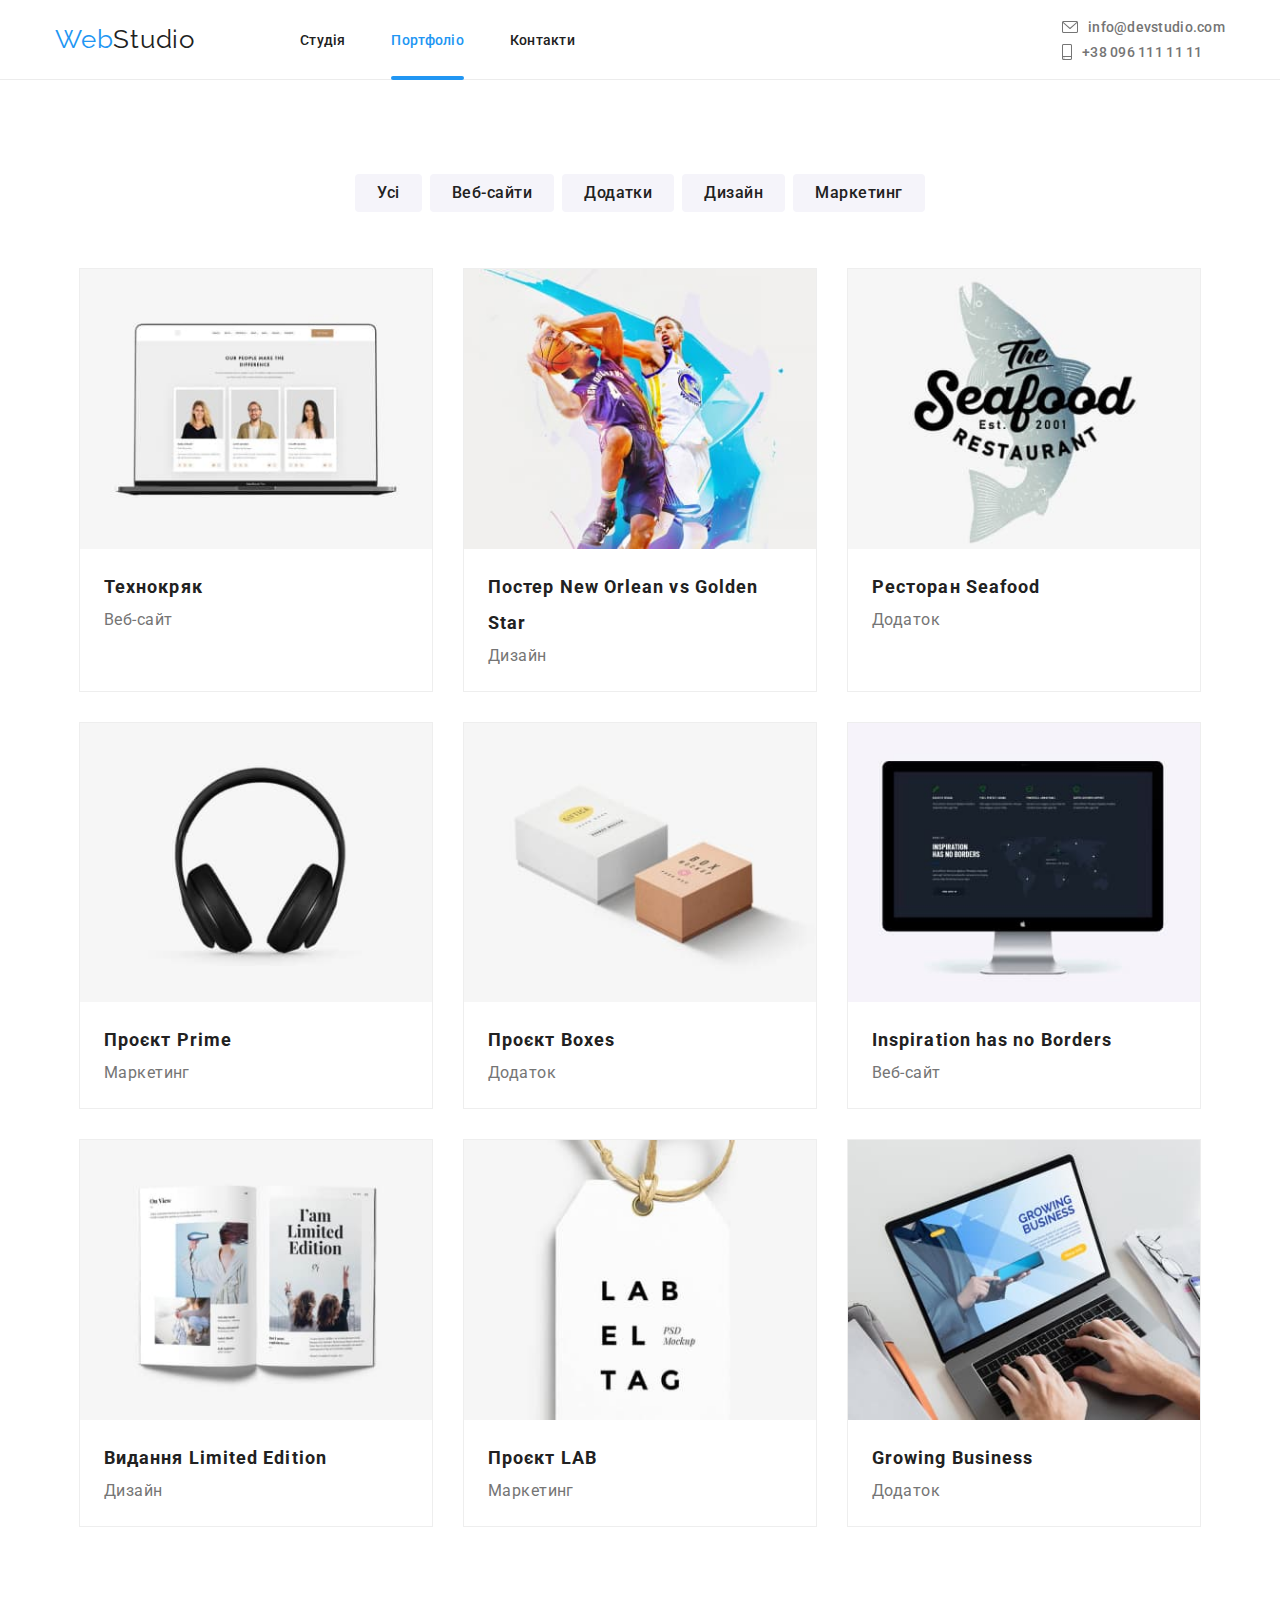
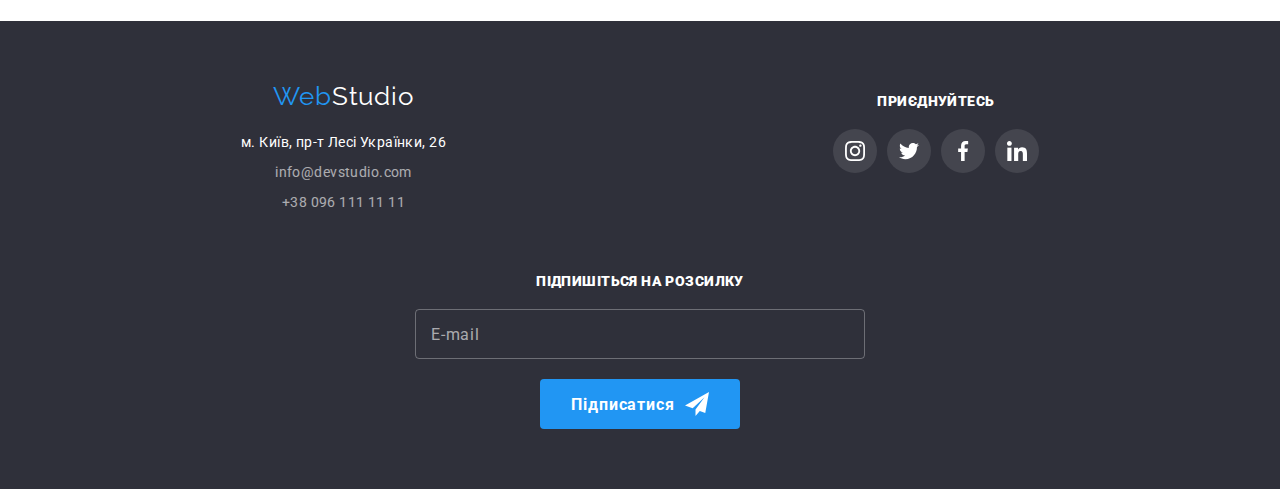
<file: portfolio.html>
<!DOCTYPE html>
<html lang="uk">

<head>
   <meta charset="UTF-8">
   <meta http-equiv="X-UA-Compatible" content="IE=edge">
   <meta name="viewport" content="width=device-width, initial-scale=1.0, user-scalable=no">
   <title lang="en">WebStudio2</title>
   <link rel="preconnect" href="https://fonts.googleapis.com">
   <link rel="preconnect" href="https://fonts.gstatic.com" crossorigin>
   <link
      href="https://fonts.googleapis.com/css2?family=Raleway:wght@700&family=Roboto:wght@400;500;700;900&display=swap"
      rel="stylesheet">
   <link rel="stylesheet" href="./css/style.css">
</head>

<body>
   <div class="page">
      <header class="header">
         <div class="header__container container">
            <div class="container__logo-nav">
               <a href="#" class="header__logo logo">
                  Web<span>Studio</span>
               </a>
               <nav class="header__nav nav">
                  <a class="nav__link" href="./index.html">Студія</a>
                  <a class="nav__link curent" href="#">Портфоліо</a>
                  <a class="nav__link" href="#address">Контакти</a>
               </nav>
            </div>
            <div class="header__connection">
               <a class="connection__link" href="mailto:info@devstudio.com">
                  <svg class="connection__icon" width="16" height="12" viewBox="0 0 16 12">
                     <path
                        d="M14.5 0H1.50001C0.672854 0 0 0.672853 0 1.50001V10.5C0 11.3271 0.672854 12 1.50001 12H14.5C15.3271 12 16 11.3271 16 10.5V1.50001C16 0.672853 15.3271 0 14.5 0ZM14.5 0.999994C14.5679 0.999994 14.6325 1.01409 14.6916 1.0387L8 6.83838L1.30833 1.0387C1.36742 1.01412 1.43204 0.999994 1.49998 0.999994H14.5ZM14.5 11H1.50001C1.22414 11 0.999996 10.7759 0.999996 10.5V2.09521L7.67236 7.87792C7.76661 7.95944 7.8833 7.99999 8 7.99999C8.1167 7.99999 8.23339 7.95948 8.32764 7.87792L15 2.09521V10.5C15 10.7759 14.7759 11 14.5 11Z" />
                  </svg>
                  info@devstudio.com
               </a>
               <a class="connection__link" href="tel:+380961111111">
                  <svg class="connection__icon" width="10" height="16" viewBox="0 0 10 16" fill="none"
                     xmlns="http://www.w3.org/2000/svg">
                     <path
                        d="M8.5 0H1.5C0.672848 0 0 0.672848 0 1.5V14.5C0 15.3272 0.672848 16 1.5 16H8.5C9.32715 16 10 15.3272 10 14.5V1.5C10 0.672848 9.32715 0 8.5 0ZM1.5 1H8.5C8.77588 1 9 1.22412 9 1.5V12H1V1.5C1 1.22412 1.22412 1 1.5 1ZM8.5 15H1.5C1.22412 15 1 14.7759 1 14.5V13H9V14.5C9 14.7759 8.77588 15 8.5 15Z" />
                     <path
                        d="M2.35355 13.7389C2.54882 13.9213 2.54882 14.2169 2.35355 14.3992C2.15828 14.5816 1.84172 14.5816 1.64645 14.3992C1.45118 14.2169 1.45118 13.9213 1.64645 13.7389C1.84172 13.5566 2.15828 13.5566 2.35355 13.7389Z" />
                  </svg>
                  +38 096 111 11 11
               </a>
            </div>
         </div>
      </header>
      <main class="content">
      <div class="container">
         <div class="section portfolio__section">
            <h2 hidden>Портфоліо</h2>
            <ul class="portfolio__filter filter">
               <li>
                  <button class="filter__button" type="button">Усі</button>
               </li>
               <li>
                  <button class="filter__button" type="button">Веб-сайти</button>
               </li>
               <li>
                  <button class="filter__button" type="button">Додатки</button>
               </li>
               <li>
                  <button class="filter__button" type="button">Дизайн</button>
               </li>
               <li>
                  <button class="filter__button" type="button">Маркетинг</button>
               </li>
            </ul>
            <div class="portfolio__wrapper">
               <ul class="portfolio__cards">
                  <li class="portfolio__item">
                     <div class="portfolio__picture">
                        <img class="portfolio__img" src="./images/portfolio/tehnokrjak.jpg" alt="macbook" width="370"
                           height="294">
                        <p class="portfolio-middle">
                           Ресурс пропонує комплексні пропозиції з різним рівнем функціоналу та сервісів. Все це дозволить
                           відвідувачу
                           отримати вичерпні відомості про компанію чи приватну особу.
                        </p>
                     </div>
                     <div class="portfolio__bottom">
                        <h3 class="portfolio__subtitle">Технокряк</h3>
                        <p class="portfolio__type">Веб-сайт</p>
                     </div>
                  </li>
                  <li class="portfolio__item">
                     <div class="portfolio__picture">
                        <img class="portfolio__img" src="./images/portfolio/neworlean-vs-goldenstar.jpg" alt="basketball"
                           width="370" height="294">
                        <p class="portfolio-middle">
                           Ресурс пропонує комплексні пропозиції з різним рівнем функціоналу та сервісів. Все це дозволить
                           відвідувачу
                           отримати вичерпні відомості про компанію чи приватну особу.
                        </p>
                     </div>
                     <div class="portfolio__bottom">
                        <h3 class="portfolio__subtitle">Постер New Orlean vs Golden Star</h3>
                        <p class="portfolio__type">Дизайн</p>
                     </div>
                  </li>
                  <li class="portfolio__item">
                     <div class="portfolio__picture">
                        <img class="portfolio__img" src="./images/portfolio/restoran-seafood.jpg" alt="big fish" width="370"
                           height="294">
                        <p class="portfolio-middle">
                           Ресурс пропонує комплексні пропозиції з різним рівнем функціоналу та сервісів. Все це дозволить
                           відвідувачу
                           отримати вичерпні відомості про компанію чи приватну особу.
                        </p>
                     </div>
                     <div class="portfolio__bottom">
                        <h3 class="portfolio__subtitle">Ресторан Seafood</h3>
                        <p class="portfolio__type">Додаток</p>
                     </div>
                  </li>
                  <li class="portfolio__item">
                     <div class="portfolio__picture">
                        <img class="portfolio__img" src="./images/portfolio/proect-prime.jpg" alt="headphones" width="370"
                           height="294">
                        <p class="portfolio-middle">
                           Ресурс пропонує комплексні пропозиції з різним рівнем функціоналу та сервісів. Все це дозволить
                           відвідувачу
                           отримати вичерпні відомості про компанію чи приватну особу.
                        </p>
                     </div>
                     <div class="portfolio__bottom">
                        <h3 class="portfolio__subtitle">Проєкт Prime</h3>
                        <p class="portfolio__type">Маркетинг</p>
                     </div>
                  </li>
                  <li class="portfolio__item">
                     <div class="portfolio__picture">
                        <img class="portfolio__img" src="./images/portfolio/proect-boxes.jpg" alt="boxes" width="370"
                           height="294">
                        <p class="portfolio-middle">
                           Ресурс пропонує комплексні пропозиції з різним рівнем функціоналу та сервісів. Все це дозволить
                           відвідувачу
                           отримати вичерпні відомості про компанію чи приватну особу.
                        </p>
                     </div>
                     <div class="portfolio__bottom">
                        <h3 class="portfolio__subtitle">Проєкт Boxes</h3>
                        <p class="portfolio__type">Додаток</p>
                     </div>
                  </li>
                  <li class="portfolio__item">
                     <div class="portfolio__picture">
                        <img class="portfolio__img" src="./images/portfolio/inspiration.jpg" alt="monitor" width="370"
                           height="294">
                        <p class="portfolio-middle">
                           Ресурс пропонує комплексні пропозиції з різним рівнем функціоналу та сервісів. Все це дозволить
                           відвідувачу
                           отримати вичерпні відомості про компанію чи приватну особу.
                        </p>
                     </div>
                     <div class="portfolio__bottom">
                        <h3 class="portfolio__subtitle" lang="en">Inspiration has no Borders</h3>
                        <p class="portfolio__type">Веб-сайт</p>
                     </div>
                  </li>
                  <li class="portfolio__item">
                     <div class="portfolio__picture">
                        <img class="portfolio__img" src="./images/portfolio/limited-edition.jpg" alt="book" width="370"
                           height="294">
                        <p class="portfolio-middle">
                           Ресурс пропонує комплексні пропозиції з різним рівнем функціоналу та сервісів. Все це дозволить
                           відвідувачу
                           отримати вичерпні відомості про компанію чи приватну особу.
                        </p>
                     </div>
                     <div class="portfolio__bottom">
                        <h3 class="portfolio__subtitle">Видання Limited Edition</h3>
                        <p class="portfolio__type">Дизайн</p>
                     </div>
                  </li>
                  <li class="portfolio__item">
                     <div class="portfolio__picture">
                        <img class="portfolio__img" src="./images/portfolio/proect-lab.jpg" alt="label" width="370"
                           height="294">
                        <p class="portfolio-middle">
                           Ресурс пропонує комплексні пропозиції з різним рівнем функціоналу та сервісів. Все це дозволить
                           відвідувачу
                           отримати вичерпні відомості про компанію чи приватну особу.
                        </p>
                     </div>
                     <div class="portfolio__bottom">
                        <h3 class="portfolio__subtitle">Проєкт LAB</h3>
                        <p class="portfolio__type">Маркетинг</p>
                     </div>
                  </li>
                  <li class="portfolio__item">
                     <div class="portfolio__picture">
                        <img class="portfolio__img" src="./images/portfolio/growing.jpg" alt="notebook" width="370"
                           height="294">
                        <p class="portfolio-middle">
                           Ресурс пропонує комплексні пропозиції з різним рівнем функціоналу та сервісів. Все це дозволить
                           відвідувачу
                           отримати вичерпні відомості про компанію чи приватну особу.
                        </p>
                     </div>
                     <div class="portfolio__bottom">
                        <h3 class="portfolio__subtitle" lang="en">Growing Business</h3>
                        <p class="portfolio__type">Додаток</p>
                     </div>
                  </li>
               </ul>
            </div>
         </div>
      </div>
      </main>
      <footer class="footer">
         <div class="container footer__container">
            <address class="address" id="address">
               <a href="./index.html" class="footer__logo logo">
                  Web<span>Studio</span>
               </a>
               <ul class="footer__contacts contacts">
                  <li>
                     <a class="contacts__addr"
                        href="https://www.google.com/maps/search/%D0%BC.+%D0%9A%D0%B8%D1%97%D0%B2,+%D0%BF%D1%80-%D1%82+%D0%9B%D0%B5%D1%81%D1%96+%D0%A3%D0%BA%D1%80%D0%B0%D1%97%D0%BD%D0%BA%D0%B8,+26/@50.4729106,30.4060494,12z/data=!3m1!4b1?authuser=0"
                        target="_blank">
                        м. Київ, пр-т Лесі Українки, 26
                     </a>
                  </li>
                  <li>
                     <a class="contacts__mail" href="mailto:info@devstudio.com">
                        info@devstudio.com
                     </a>
                  </li>
                  <li>
                     <a class="contacts__tel" href="tel:+380961111111">
                        +38 096 111 11 11
                     </a>
                  </li>
               </ul>
            </address>
            <div class="footer__social social">
               <h2 class="social__title">
                  <strong>приєднуйтесь</strong>
               </h2>
               <ul class="social__menu">
                  <li>
                     <a class="social__link footer__link" href="https://www.instagram.com/vival_cool/" target="_blank">
                        <svg class="footer__social-icon" width="20" height="20" viewBox="0 0 20 20" fill="none"
                           xmlns="http://www.w3.org/2000/svg">
                           <g clip-path="url(#clip0_1_692)">
                              <path
                                 d="M19.9804 5.88005C19.9336 4.81738 19.7617 4.0868 19.5156 3.45374C19.2616 2.78176 18.8709 2.18014 18.359 1.68002C17.8589 1.1721 17.2533 0.777435 16.5891 0.527447C15.9524 0.281274 15.2256 0.109427 14.163 0.0625732C13.0924 0.0117516 12.7525 0 10.0371 0C7.32173 0 6.98185 0.0117516 5.91521 0.0586052C4.85253 0.105459 4.12195 0.277459 3.48904 0.523479C2.81692 0.777435 2.2153 1.16814 1.71517 1.68002C1.20726 2.18014 0.812743 2.78573 0.562603 3.44992C0.31643 4.0868 0.144583 4.81341 0.0977294 5.87609C0.0469078 6.9467 0.0351562 7.28658 0.0351562 10.002C0.0351562 12.7173 0.0469078 13.0572 0.0937614 14.1239C0.140615 15.1865 0.312615 15.9171 0.558787 16.5502C0.812743 17.2221 1.20726 17.8238 1.71517 18.3239C2.2153 18.8318 2.82088 19.2265 3.48508 19.4765C4.12195 19.7226 4.84856 19.8945 5.91139 19.9413C6.97788 19.9883 7.31791 19.9999 10.0333 19.9999C12.7487 19.9999 13.0885 19.9883 14.1552 19.9413C15.2179 19.8945 15.9484 19.7226 16.5813 19.4765C17.9254 18.9568 18.9881 17.8941 19.5078 16.5502C19.7538 15.9133 19.9258 15.1865 19.9727 14.1239C20.0195 13.0572 20.0313 12.7173 20.0313 10.002C20.0313 7.28658 20.0273 6.9467 19.9804 5.88005ZM18.1794 14.0457C18.1364 15.0225 17.9723 15.5499 17.8356 15.9015C17.4995 16.7728 16.808 17.4643 15.9367 17.8004C15.5851 17.9372 15.0538 18.1012 14.0809 18.1441C13.026 18.1911 12.7096 18.2027 10.0411 18.2027C7.37255 18.2027 7.05221 18.1911 6.00113 18.1441C5.02438 18.1012 4.49693 17.9372 4.1453 17.8004C3.71171 17.6402 3.31704 17.3862 2.9967 17.0541C2.6646 16.7298 2.41065 16.3391 2.2504 15.9055C2.11365 15.5539 1.94959 15.0225 1.90671 14.0497C1.8597 12.9948 1.8481 12.6783 1.8481 10.0097C1.8481 7.34122 1.8597 7.02087 1.90671 5.96995C1.94959 4.99319 2.11365 4.46575 2.2504 4.11412C2.41065 3.68038 2.6646 3.28586 3.00067 2.96536C3.32483 2.63327 3.71553 2.37931 4.14927 2.21921C4.5009 2.08247 5.03231 1.9184 6.0051 1.87537C7.05999 1.82851 7.37652 1.81676 10.0449 1.81676C12.7174 1.81676 13.0337 1.82851 14.0848 1.87537C15.0616 1.9184 15.589 2.08247 15.9407 2.21921C16.3742 2.37931 16.7689 2.63327 17.0893 2.96536C17.4213 3.28967 17.6753 3.68038 17.8356 4.11412C17.9723 4.46575 18.1364 4.99701 18.1794 5.96995C18.2263 7.02484 18.238 7.34122 18.238 10.0097C18.238 12.6783 18.2263 12.9908 18.1794 14.0457Z" />
                              <path
                                 d="M10.0371 4.8642C7.20074 4.8642 4.89941 7.16537 4.89941 10.0019C4.89941 12.8385 7.20074 15.1396 10.0371 15.1396C12.8737 15.1396 15.1749 12.8385 15.1749 10.0019C15.1749 7.16537 12.8737 4.8642 10.0371 4.8642ZM10.0371 13.3346C8.19702 13.3346 6.70442 11.8422 6.70442 10.0019C6.70442 8.16165 8.19702 6.66921 10.0371 6.66921C11.8774 6.66921 13.3698 8.16165 13.3698 10.0019C13.3698 11.8422 11.8774 13.3346 10.0371 13.3346Z" />
                              <path
                                 d="M16.5775 4.6611C16.5775 5.32346 16.0404 5.86052 15.3779 5.86052C14.7155 5.86052 14.1785 5.32346 14.1785 4.6611C14.1785 3.99858 14.7155 3.46167 15.3779 3.46167C16.0404 3.46167 16.5775 3.99858 16.5775 4.6611Z" />
                           </g>
                           <defs>
                              <clipPath id="clip0_1_692">
                                 <rect width="20" height="20" fill="white" />
                              </clipPath>
                           </defs>
                        </svg>
                     </a>
                  </li>
                  <li>
                     <a class="social__link footer__link" href="https://twitter.com/" target="_blank">
                        <svg class="footer__social-icon" width="20" height="20" viewBox="0 0 20 20">
                           <path
                              d="M20 3.79875C19.2563 4.125 18.4637 4.34125 17.6375 4.44625C18.4875 3.93875 19.1363 3.14125 19.4412 2.18C18.6488 2.6525 17.7738 2.98625 16.8412 3.1725C16.0887 2.37125 15.0162 1.875 13.8462 1.875C11.5763 1.875 9.74875 3.7175 9.74875 5.97625C9.74875 6.30125 9.77625 6.61375 9.84375 6.91125C6.435 6.745 3.41875 5.11125 1.3925 2.6225C1.03875 3.23625 0.83125 3.93875 0.83125 4.695C0.83125 6.115 1.5625 7.37375 2.6525 8.1025C1.99375 8.09 1.3475 7.89875 0.8 7.5975C0.8 7.61 0.8 7.62625 0.8 7.6425C0.8 9.635 2.22125 11.29 4.085 11.6712C3.75125 11.7625 3.3875 11.8062 3.01 11.8062C2.7475 11.8062 2.4825 11.7913 2.23375 11.7362C2.765 13.36 4.2725 14.5538 6.065 14.5925C4.67 15.6838 2.89875 16.3412 0.98125 16.3412C0.645 16.3412 0.3225 16.3263 0 16.285C1.81625 17.4563 3.96875 18.125 6.29 18.125C13.835 18.125 17.96 11.875 17.96 6.4575C17.96 6.27625 17.9538 6.10125 17.945 5.9275C18.7588 5.35 19.4425 4.62875 20 3.79875Z" />
                        </svg>
                     </a>
                  </li>
                  <li>
                     <a class="social__link footer__link" href="https://facebook.com/" target="_blank">
                        <svg class="footer__social-icon" width="20" height="20" viewBox="0 0 20 20" fill="none"
                           xmlns="http://www.w3.org/2000/svg">
                           <g clip-path="url(#clip0_1_682)">
                              <path
                                 d="M13.3308 3.32083H15.1567V0.140833C14.8417 0.0975 13.7583 0 12.4967 0C9.86416 0 8.06082 1.65583 8.06082 4.69917V7.5H5.15582V11.055H8.06082V20H11.6225V11.0558H14.41L14.8525 7.50083H11.6217V5.05167C11.6225 4.02417 11.8992 3.32083 13.3308 3.32083Z" />
                           </g>
                           <defs>
                              <clipPath id="clip0_1_682">
                                 <rect width="20" height="20" fill="white" />
                              </clipPath>
                           </defs>
                        </svg>
                     </a>
                  </li>
                  <li>
                     <a class="social__link footer__link" href="https://linkedin.com/" target="_blank">
                        <svg class="footer__social-icon" width="20" height="20" viewBox="0 0 20 20" fill="none"
                           xmlns="http://www.w3.org/2000/svg">
                           <g clip-path="url(#clip0_1_676)">
                              <path
                                 d="M19.995 20V19.9992H20V12.6642C20 9.07587 19.2275 6.31171 15.0325 6.31171C13.0158 6.31171 11.6625 7.41837 11.11 8.46754H11.0517V6.64671H7.07416V19.9992H11.2158V13.3875C11.2158 11.6467 11.5458 9.96337 13.7017 9.96337C15.8258 9.96337 15.8575 11.95 15.8575 13.4992V20H19.995Z" />
                              <path d="M0.330017 6.64746H4.47668V20H0.330017V6.64746Z" />
                              <path
                                 d="M2.40167 0C1.07583 0 0 1.07583 0 2.40167C0 3.7275 1.07583 4.82583 2.40167 4.82583C3.7275 4.82583 4.80333 3.7275 4.80333 2.40167C4.8025 1.07583 3.72667 0 2.40167 0V0Z" />
                           </g>
                        </svg>
                     </a>
                  </li>
               </ul>
            </div>
            <div class="footer__subscription subscription">
               <h2 class="subscription__title">
                  <strong>Підпишіться на розсилку</strong>
               </h2>
               <form action="##" class="subscription__form">
                  <input class="subscription__input" type="email" name="usermail" placeholder="E-mail">
                  <button class="subscription__button button" type="submit">
                     Підписатися
                     <svg class="subscription__icon" width="24" height="24" viewBox="0 0 24 24" fill="none"
                        xmlns="http://www.w3.org/2000/svg">
                        <path
                           d="M24 0L0 13.5L7.66994 16.3407L19.5 5.25002L10.5017 17.3896L10.509 17.3923L10.5 17.3896V24.0001L14.8013 18.982L20.2501 21.0001L24 0Z" />
                     </svg>
                  </button>
               </form>
            </div>
         </div>
      </footer>
   </div>
</body>

</html>
</file>
<file: css/style.css>
@import url(./nullstyle.css);
@import url(./root.css);


/* --------------- Стилізація сторінки ------------- */
.page {
   min-height: 100%;
   overflow: hidden;
   display: flex;
   flex-direction: column;
   overflow: hidden;
   background-color: var(--back-primary);
   font-family: var(--fonts-primary);
   font-size: 14px;
   font-weight: 400;
   color: var(--color-text-primary);
   letter-spacing: 0.03em;
}

.container {
   max-width: 1200px;
   height: 100%;
   padding: 0 15px;
   margin: auto;
   display: flex;
}

/* ---------------- Хедер ---------------- */
.header {
   position: fixed;
   top: 0;
   left: 0;
   width: 100%;
   height: var(--height-header);
   z-index: 2;
   background-color: var(--back-primary);
   border-bottom: 1px solid var(--color-border-header);
}

.header__container {
   width: 100%;
   display: flex;
   justify-content: space-between;
   align-items: center;
}

.container__logo-nav {
   height: 100%;
   display: flex;
   max-width: 520px;
   width: 100%;
   justify-content: space-between;
   align-items: center;
}

.logo {
   font-family: var(--fonts-logo);
   color: var(--color-text-accent);
   font-size: 26px;
   line-height: calc(31/26);
   letter-spacing: 0.03em;
}

.header__logo span {
   color: var(--color-text-primary);
}

.header__nav {
   max-width: 285px;
   width: 100%;
   height: 100%;
   display: flex;
   flex-wrap: nowrap;
   justify-content: space-between;
}

.nav__link,
.connection__link {
   font-weight: 500;
   font-size: 14px;
   letter-spacing: 0.02em;
}

.nav__link {
   height: 100%;
   display: flex;
   align-items: center;
   position: relative;
   color: var(--color-text-primary);
   margin-left: 10px;
}

:is(.nav__link, .connection__link):is(:hover, :focus),
.curent {
   color: var(--back-icon-accent)
}

.curent::after {
   content: "";
   position: absolute;
   left: 0;
   bottom: -1px;
   width: 100%;
   height: 4px;
   border-radius: 2px;
   background-color: var(--back-icon-accent);
}

.header__connection {
   width: 100%;
   display: flex;
   flex-wrap: wrap;
   justify-content: flex-end;
}

.connection__link {
   color: var(--color-text-p);
   display: flex;
   align-items: center;
   margin: 5px 0 5px 30px;
}

.connection__icon {
   fill: currentColor;
   margin-right: 10px;
}

/* ---------------- Герой ---------------- */
.hero {
   position: relative;
   width: 100%;
   height: 600px;
   display: flex;
   flex-direction: column;
   justify-content: center;
   align-items: center;
   background-color: var(--back-hero-accent);
   background: url(../images/hero-back.jpg) center/cover no-repeat, var(--back-hero-primary);
   background-blend-mode: overlay;

}

.hero__title {
   max-width: 696px;
   font-weight: 900;
   font-size: 44px;
   line-height: calc(60/44);
   text-align: center;
   letter-spacing: 0.06em;
   text-transform: uppercase;
   color: var(--color-text-hero);
}

.hero .hero__button {
   width: 216px;
   margin-top: 30px;
}

/* ---------------- Контент Студія ---------------- */
.content {
   flex: 1 1 auto;
   margin-top: var(--height-header);
}

.section {
   flex: auto;
   margin: 94px 0;
}

.section--gray {
   padding: 94px 0;
   background-color: var(--back-accent);
   margin: 0;
}

.title {
   font-weight: 700;
   font-size: 36px;
   line-height: 42px;
   text-align: center;
   margin-bottom: 50px;
}

.wrapper {
   width: 100%;
   display: flex;
   justify-content: center;
   flex-wrap: wrap;
   gap: 30px;
}

.inner {
   display: flex;
   flex-direction: column;
}

.section__container {
   flex-direction: column;
}

/* Особливості */

.features__inner {
   max-width: 270px;
}

.features__img {
   width: 100%;
   height: 120px;
   display: flex;
   justify-content: center;
   align-items: center;
   background-color: var(--back-accent);
}

.features__subtitle {
   font-weight: 700;
   font-size: 14px;
   line-height: calc(16/14);
   letter-spacing: 0.03em;
   text-transform: uppercase;
   margin: 30px 0 10px 0;
}

.features__desc {
   font-size: 14px;
   line-height: calc(24/14);
   letter-spacing: 0.03em;
   color: var(--color-text-p);
}

/* Чим ми займаємося */
.ourwork__inner {
   position: relative;
}

.ourwork__subtitle {
   position: absolute;
   left: 0;
   bottom: 0;
   width: 100%;
   font-weight: 700;
   font-size: 14px;
   line-height: 70px;
   background-color: rgba(47, 48, 58, 0.8);
   text-align: center;
   letter-spacing: 0.03em;
   text-transform: uppercase;
   color: var(--back-icon-primary);
}

/* Наша команда */
.team__inner {
   width: 270px;
   display: flex;
   align-items: center;
   background-color: var(--back-primary);
   border-radius: 0px 0px 4px 4px;
   box-shadow: var(--shadow-team);
   font-size: 16px;
   line-height: calc(19/16);
}

.team__photo {
   width: 100%;
   height: auto;
   object-fit: cover;
}

.team__name {
   font-weight: 500;
   line-height: calc(19/16);
   margin-top: 30px;
}

.team__position {
   color: var(--color-text-p);
   margin: 10px 0 16px 0;
}

.team__social {
   margin-bottom: 30px;
}

.team__link:hover,
.team__link:focus {
   background-color: var(--back-icon-accent);
   transition: 0.5s;
}

.team__link:hover .team__social-icon,
.team__link:focus .team__social-icon {
   fill: var(--color-icon-accent);
}

.team__social-icon {
   fill: var(--color-icon-primary);
   transition: 1s;
}

/* Наші клієнти */

.clients__inner {
   height: 92px;
   width: 170px;
   display: flex;
   justify-content: center;
   align-items: center;
   border: 1px solid var(--color-icon-primary);
   border-radius: 4px;
   transition: 0.5s;
}

.clients__inner:hover,
.clients__inner:focus {
   border-color: var(--back-alt-button);
}

.clients__logo {
   fill: var(--color-icon-primary);
   transition: 0.5s;
}

.clients__inner:hover .clients__logo,
.clients__inner:focus .clients__logo {
   fill: var(--back-icon-accent);
}

/* ---------------- Контент портфоліо ---------------- */
/* Фільтр портфоліо */

.portfolio__filter {
   display: flex;
   flex-wrap: wrap;
   flex-direction: row;
   justify-content: center;
   gap: 8px;
   margin-bottom: 56px;
}

.filter__button {
   padding: 6px 22px;
   font-weight: 500;
   font-size: 16px;
   line-height: calc(26/16);
   text-align: center;
   letter-spacing: 0.03em;
   color: var(--color-text-primary);
   background-color: var(--back-accent);
   border-radius: 4px;
}

.filter__button:hover {
   background-color: var(--back-alt-button);
   box-shadow: var(--shadow-filter-portfolio);
}

/* Картки портфоліо */
.portfolio__cards {
   display: flex;
   flex-wrap: wrap;
   gap: 30px;
   justify-content: center;
}

.portfolio__item {
   flex: 0 1 370px;
   border: 1px solid var(--color-border);
   overflow: hidden;
}

.portfolio__bottom {
   margin: 20px 24px;
}

.portfolio__picture {
   position: relative;
   max-width: 100%;
}

.portfolio__img {
   position: relative;
   max-width: 100%;
   height: auto;
   object-fit: cover;
   object-position: center;
}

.portfolio__subtitle {
   font-weight: 700;
   font-size: 18px;
   line-height: 2;
   letter-spacing: 0.06em;
}

.portfolio__type {
   font-size: 16px;
   line-height: calc(30/16);
   color: var(--color-text-p);
}

.portfolio-middle {
   position: absolute;
   max-width: 100%;
   height: 100%;
   padding: 24px;
   display: flex;
   align-items: center;
   top: 0;
   font-size: 18px;
   line-height: calc(28/18);
   color: var(--color-portfolio-middle);
   background-color: var(--back-portfolio-middle);
   opacity: 0;
   visibility: hidden;
   overflow-y: auto;
   transition: 0.5s;
}

.portfolio__item:hover,
.portfolio__item:focus {
   cursor: pointer;
   box-shadow: var(--shadow-card-portfolio);
}

.portfolio__item:hover .portfolio-middle,
.portfolio__item:focus .portfolio-middle {
   opacity: 1;
   visibility: visible;
}

/* ---------------- Футер ---------------- */
.footer {
   padding: 60px 0;
   background-color: var(--back-footer);
   padding: 60px 0;
}

.footer__container {
   width: 100%;
   display: flex;
   justify-content: space-between;
}

.footer__logo span {
   color: var(--footer-text);
}

.footer__contacts {
   margin-top: 20px;
}

.footer__contacts li {
   margin-top: 9px;
   line-height: calc(21/14);
   letter-spacing: 0.03em;
}

.contacts__addr {
   color: var(--footer-text);
}

.contacts__mail,
.contacts__tel {
   color: var(--footer-text);
   opacity: 0.6;
}


:is(.contacts__addr, .contacts__mail, .contacts__tel):is(:hover, :focus) {
   color: var(--color-text-accent);
   opacity: 1;
}

.social__title,
.subscription__title {
   font-weight: 700;
   line-height: calc(16/14);
   letter-spacing: 0.03em;
   text-transform: uppercase;
   color: var(--footer-text);
}

.social__menu {
   max-width: 206px;
   display: flex;
   flex-direction: row;
   justify-content: space-around;
   flex-wrap: wrap;
   gap: 10px;
}

.social__link {
   width: 44px;
   height: 44px;
   display: flex;
   justify-content: center;
   align-items: center;
   border-radius: 50%;
}

.footer__link {
   background-color: var(--back-icon-footer);
}

.footer__social-icon {
   fill: var(--back-icon-primary);
}

.footer__link:hover,
.footer__link:focus {
   background-color: var(--back-icon-accent);
   transition: 0.25s;
}

.footer__social,
.footer__subscription {
   margin: 12px 0 0 10px;
}


.subscription__form {
   display: flex;
   align-items: end;
   flex-wrap: wrap;
}

.subscription__input {
   width: 358px;
   height: 50px;
   padding: 15px;
   background-color: transparent;
   border: 1px solid var(--border-sending);
   border-radius: 4px;
}

.social__menu,
.subscription__input {
   margin-top: 20px;
}

.subscription__input,
.subscription__input::placeholder {
   font-size: 16px;
   line-height: calc(20/16);
   letter-spacing: 0.05em;
   color: var(--footer-input-sending);
}

.subscription__button {
   margin-left: 12px;
}

/* ---------------- Кнопка ---------------- */
.button {
   width: 200px;
   height: 50px;
   background-color: var(--back-alt-button);
   border-radius: 4px;
   font-weight: 700;
   font-size: 16px;
   display: flex;
   align-items: center;
   justify-content: center;
   letter-spacing: 0.06em;
   color: var(--color-text-button);
}


.button:hover,
.button:focus {
   background-color: var(--back-alt-hero);
}


.subscription__icon {
   fill: var(--color-text-button);
   margin-left: 10px;
}

/* ---------------- Модальне вікно ---------------- */
.popup {
   position: fixed;
   top: 0;
   left: 0;
   opacity: 0;
   visibility: hidden;
   width: 100%;
   background-color: var(--back-popup);
   transition: 0.8s;
   min-height: 100%;
   display: flex;
   align-items: center;
   justify-content: center;
   -webkit-overflow-scrolling: touch;
   z-index: 5;
}

.popup:target {
   opacity: 1;
   visibility: visible;
}

.popup__arial {
   position: absolute;
   width: 100%;
   height: 100%;
}

.popup__body {
   position: fixed;
   max-width: 528px;
   width: 100%;
   padding: 40px;
   background-color: var(--back-primary);
   font-family: var(--fonts-primary);
   color: var(--color-text-primary);
   letter-spacing: 0.03em;
   border-radius: 4px;
   box-shadow: var(--shadow-popup);
}

.popup__close {
   position: absolute;
   top: 8px;
   right: 8px;
   display: flex;
   justify-content: center;
   align-items: center;
   width: 30px;
   height: 30px;
   border: 1px solid var(--color-border-close);
   border-radius: 50%;
   margin-left: 15px;
}

.popup__x {
   fill: var(--color-popup-x);
}

.popup__close:hover .popup__x {
   fill: var(--back-alt-button);
}

.popup__title {
   font-weight: 700;
   font-size: 20px;
   line-height: calc(23/20);
   text-align: center;
   margin-bottom: 12px;
}

.popup__label {
   display: block;
   font-size: 12px;
   line-height: calc(14/12);
   letter-spacing: 0.01em;
   color: var(--text-popup-label);
   margin-bottom: 4px;
}

.popup__input-container {
   position: relative;
}

.popup__icon {
   position: absolute;
   display: flex;
   align-items: center;
   top: 11px;
   left: 12px;
   fill: var(--color-text-primary);
}

.popup__input {
   display: block;
   width: 100%;
   height: 40px;
   padding-left: 42px;
   font-size: 16px;
   color: var(--text-popup-label);
   border: 1px solid var(--border-popup-primary);
   border-radius: 4px;
   margin-bottom: 10px;
}

.popup__input-container:hover .popup__input,
.popup__coment-container:hover,
.popup__input:focus,
.popup__coment:focus {
   border-color: var(--border-popup-accent);
}

.popup__input-container:hover .popup__icon {
   fill: var(--border-popup-accent);
}

/* Коментар */

.popup__coment {
   width: 100%;
   height: 120px;
   resize: none;
   color: var(--text-popup-label);
   padding: 12px 16px;
   font-size: 16px;
   border: 1px solid var(--border-popup-primary);
   border-radius: 4px;
   margin-bottom: 20px;
}

.popup__coment::placeholder {
   color: var(--color-text-placeholder);
}

/* Чекбокс */

.label__checkbox {
   display: flex;
   align-items: center;
   margin-bottom: 30px;
}

.checkbox {
   display: none;
}

.check {
   display: flex;
   width: 16px;
   height: 15px;
   border: 2px solid var(--border-checkbox);
   border-radius: 2px;
   margin-right: 8px;
}

.checkbox:checked+.check {
   background: url(../images/modal/check.svg) center no-repeat, var(--back-alt-button);
   border: none;
}

.popup__conditions {
   color: var(--color-text-accent);
   text-decoration-line: underline;
   margin-left: 0.2rem;
}

.popup__button {
   margin: 0 auto;
   box-shadow: var(--shadow-popup-button);
}

/* ---------------- Брейкпоінти ---------------- */
@media (width<1599px) {
   .header__connection {
      flex-direction: column;
      align-content: flex-end;
   }

   .hero {
      height: 400px;
   }

   .hero__title{
      font-size: 26px;
      max-width: 400px;
      padding: 0 15px;
   }
   
   .features__inner {
      max-width: 354px;
   }

   .ourwork .container {
      display: none;
   }

   .team__inner {
      width: 354px;
   }

   .clients__inner {
      width: 226px;
   }

   .portfolio__item {
      flex: 0 1 354px;
   }


   .footer__container {
      width: 100%;
      display: flex;
      flex-wrap: wrap;
      row-gap: 48px;
      justify-content: space-around;
   }

   .address,
   .footer__social,
   .footer__subscription {
      text-align: center;
   }

   .address {
      margin-right: 15px;
   }

   .footer__social,
   .footer__subscription {
      margin-left: 0;
   }

   .footer__subscription {
      width: 100%;
   }

   .subscription__form {
      display: flex;
      flex-direction: column;
      align-items: center;
      max-width: 450px;
      margin: auto;
   }

   .subscription__input {
      width: 100%;
   }

   .subscription__button {
      margin: 20px 0 0 0;
   }

   .popup__body {
      max-width: 450px;
   }

}
</file>
